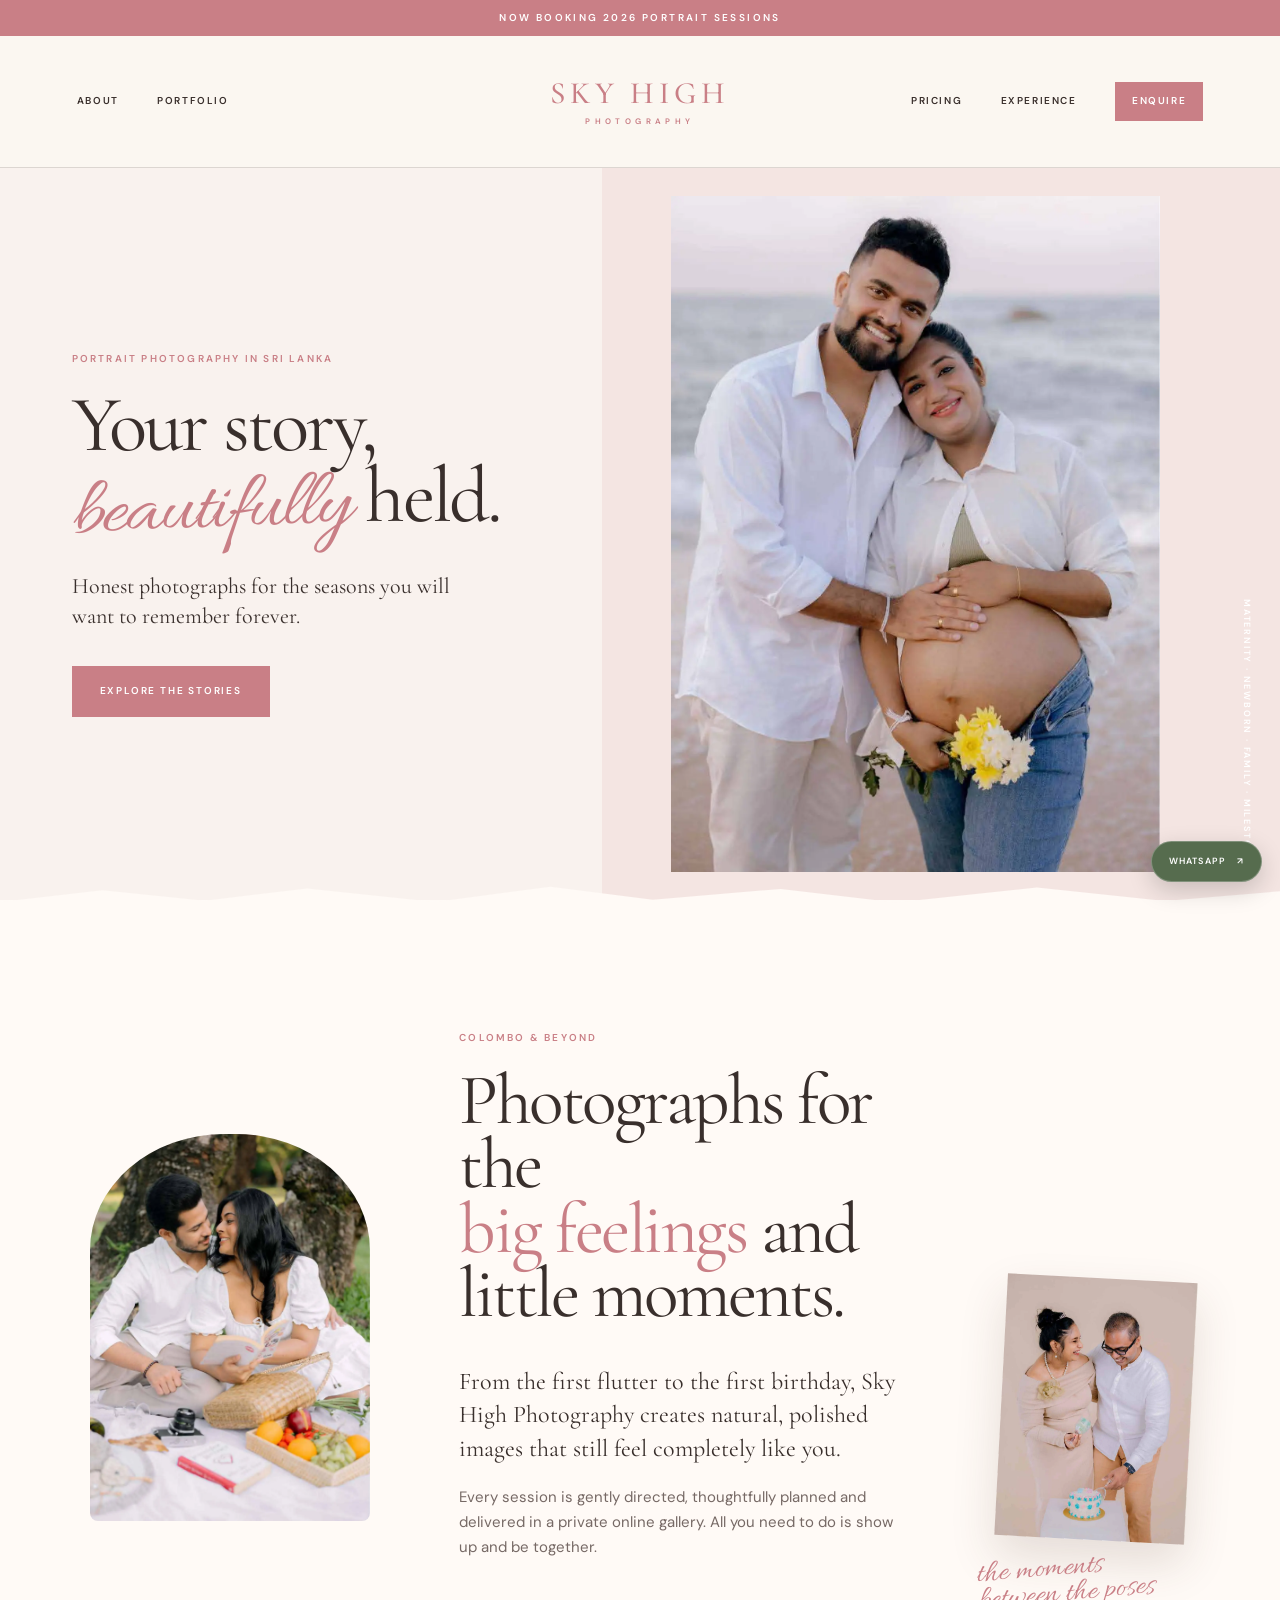
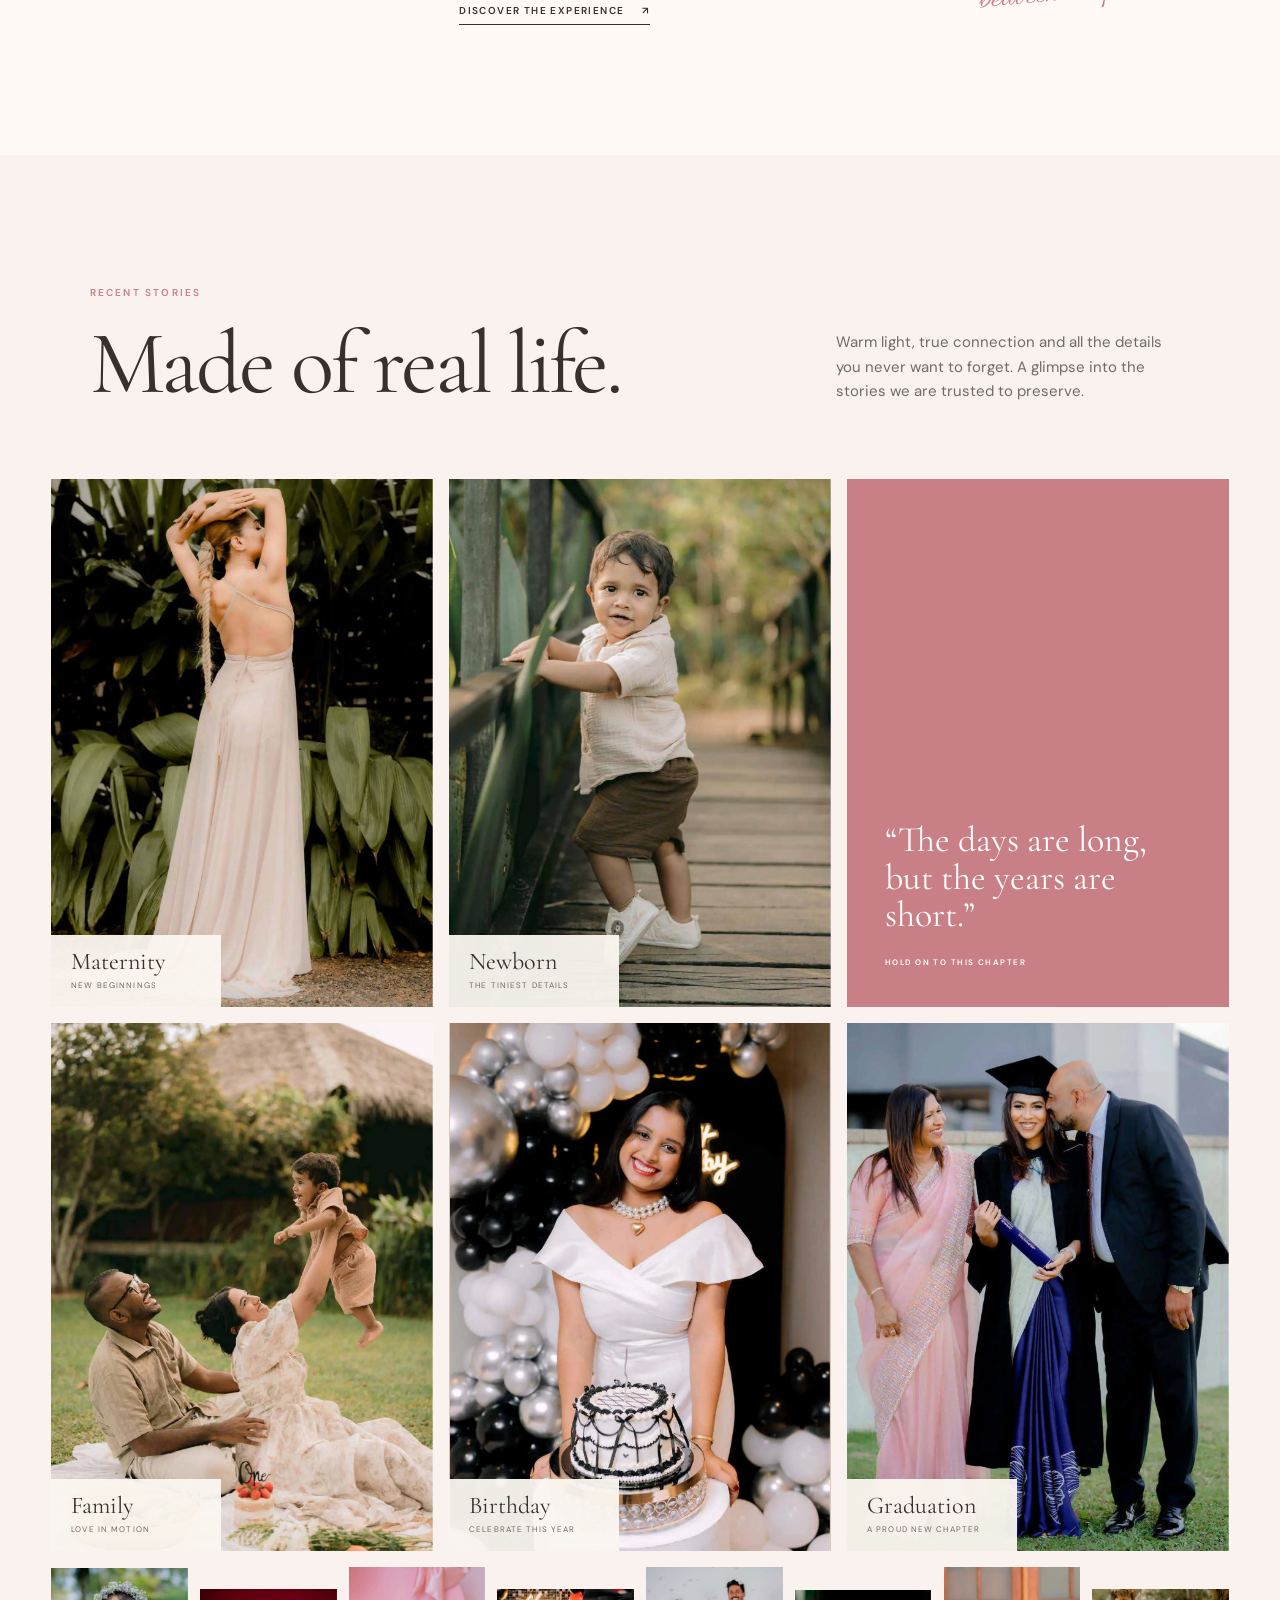
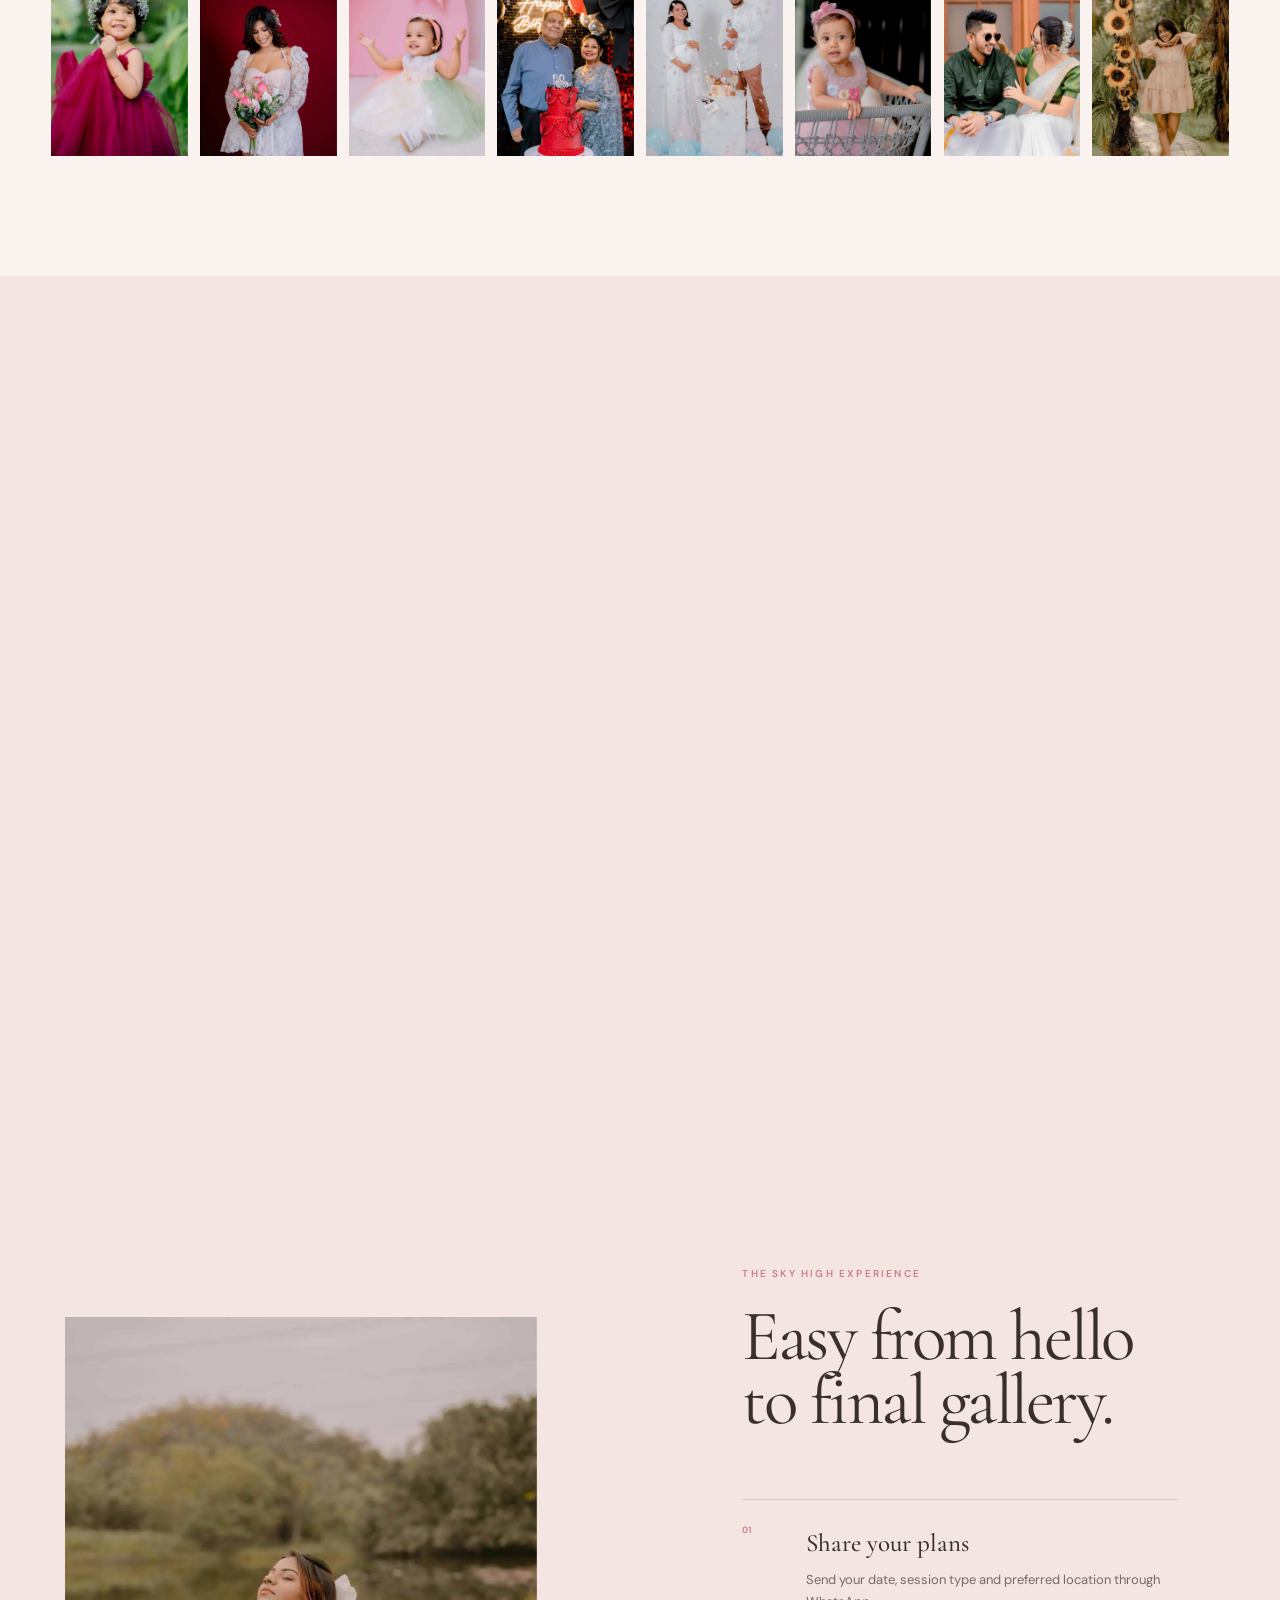
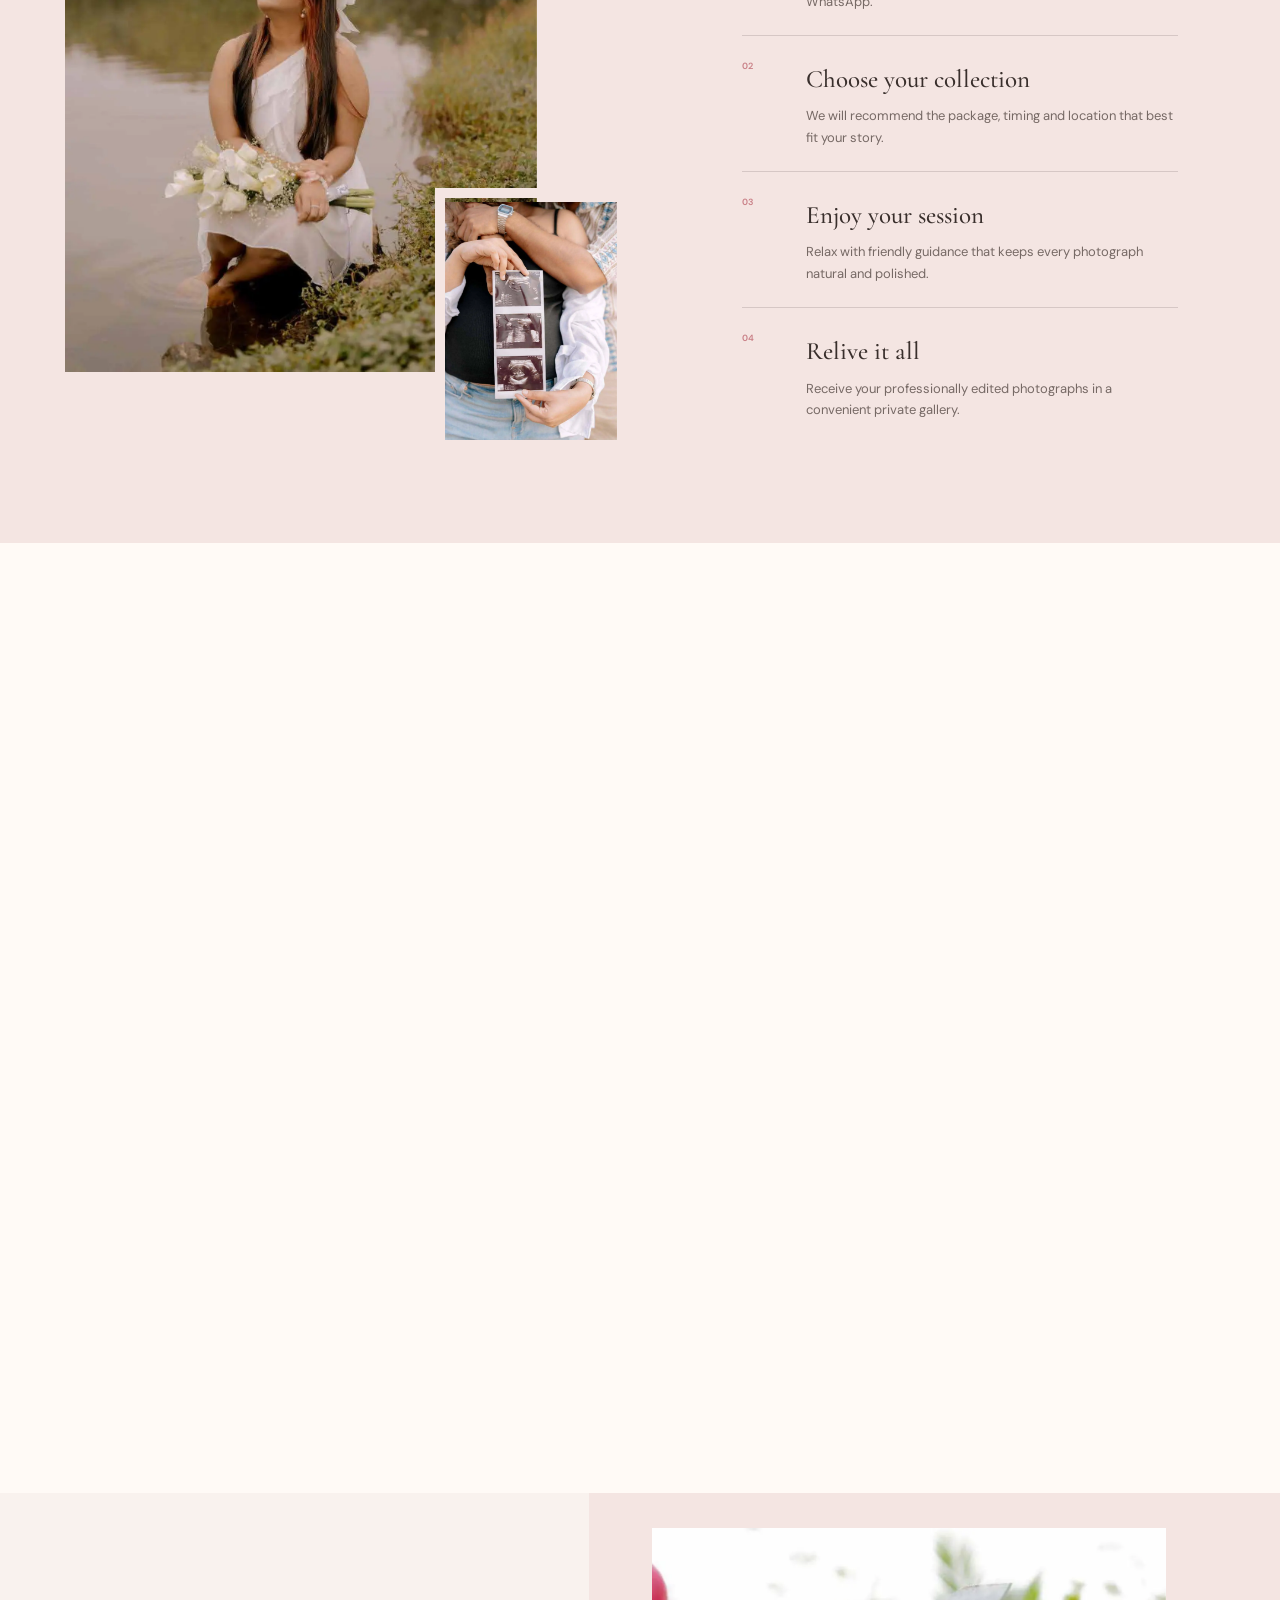
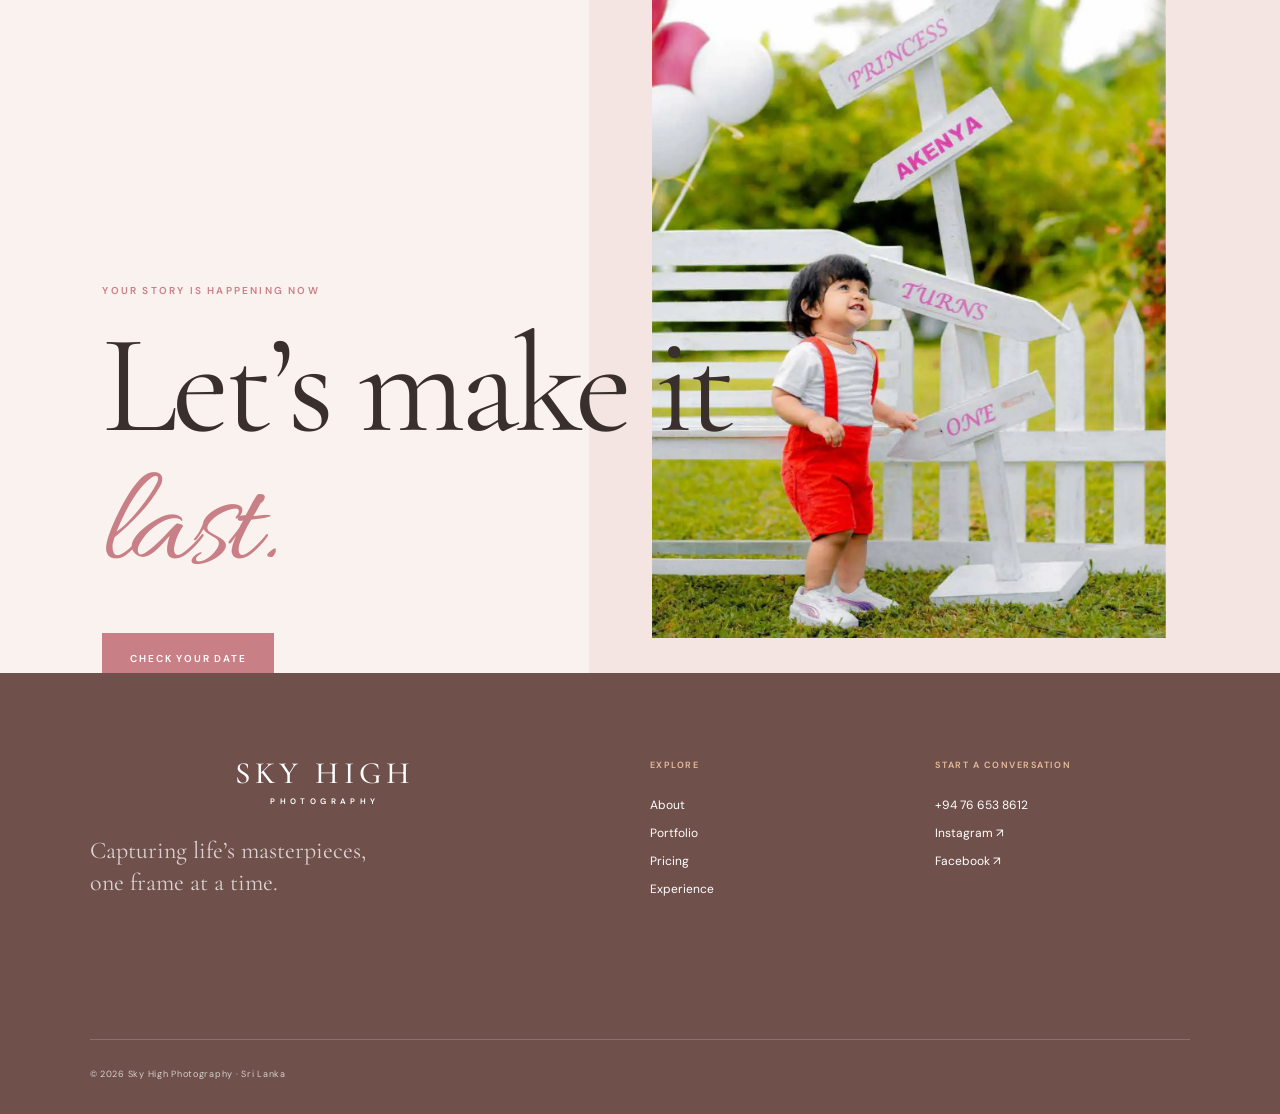
<file: index.html>
<!doctype html>
<html lang="en">
<head>
  <meta charset="UTF-8">
  <meta name="viewport" content="width=device-width, initial-scale=1.0">
  <meta name="description" content="Sky High Photography creates warm maternity, newborn, baby, family, birthday and graduation photographs across Sri Lanka.">
  <meta name="theme-color" content="#c97f86">
  <title>Sky High Photography | Sri Lanka Portrait Photographer</title>
  <link rel="preconnect" href="https://fonts.googleapis.com">
  <link rel="preconnect" href="https://fonts.gstatic.com" crossorigin>
  <link href="https://fonts.googleapis.com/css2?family=Allura&family=Cormorant+Garamond:ital,wght@0,400;0,500;0,600;1,400&family=DM+Sans:wght@400;500;600&display=swap" rel="stylesheet">
  <link rel="stylesheet" href="styles.css?v=8">
</head>
<body>
  <a class="skip-link" href="#main">Skip to content</a>
  <div class="announcement">Now booking 2026 portrait sessions</div>

  <header class="site-header" data-header>
    <nav class="nav-group nav-left" aria-label="Primary navigation">
      <a href="#about">About</a>
      <a href="#portfolio">Portfolio</a>
    </nav>
    <a class="brand" href="#top" aria-label="Sky High Photography home">
      <span>SKY HIGH</span>
      <small>PHOTOGRAPHY</small>
    </a>
    <nav class="nav-group nav-right" aria-label="Secondary navigation">
      <a href="pricing.html">Pricing</a>
      <a href="#experience">Experience</a>
      <a class="nav-enquire" href="https://wa.me/94766538612?text=Hi%20Sky%20High%20Photography%2C%20I%27d%20like%20to%20check%20your%20availability." target="_blank" rel="noopener">Enquire</a>
    </nav>
    <button class="menu-toggle" type="button" aria-expanded="false" aria-controls="mobile-menu" aria-label="Open menu">
      <span></span><span></span>
    </button>
    <nav class="mobile-menu" id="mobile-menu" aria-label="Mobile navigation">
      <a href="#about">About</a>
      <a href="#portfolio">Portfolio</a>
      <a href="pricing.html">Pricing</a>
      <a href="#experience">Experience</a>
      <a href="https://wa.me/94766538612?text=Hi%20Sky%20High%20Photography%2C%20I%27d%20like%20to%20check%20your%20availability." target="_blank" rel="noopener">Check availability</a>
    </nav>
  </header>

  <main id="main">
    <section class="hero" id="top">
      <img class="hero-photo" src="assets/photos/photo-51.webp" alt="Expecting couple sharing a quiet outdoor moment" fetchpriority="high">
      <div class="hero-shade"></div>
      <div class="hero-copy reveal">
        <p class="eyebrow light">Portrait photography in Sri Lanka</p>
        <h1>Your story,<br><em>beautifully</em> held.</h1>
        <p>Honest photographs for the seasons you will want to remember forever.</p>
        <a class="button button-light" href="#portfolio">Explore the stories</a>
      </div>
      <p class="hero-note">Maternity · Newborn · Family · Milestones</p>
    </section>

    <section class="welcome section" id="about">
      <div class="welcome-portrait reveal">
        <img src="assets/photos/photo-28.webp" alt="Family enjoying a relaxed outdoor picnic">
      </div>
      <div class="welcome-copy reveal">
        <p class="eyebrow">Colombo & beyond</p>
        <h2>Photographs for the<br><span>big feelings</span> and little moments.</h2>
        <p class="lead">From the first flutter to the first birthday, Sky High Photography creates natural, polished images that still feel completely like you.</p>
        <p>Every session is gently directed, thoughtfully planned and delivered in a private online gallery. All you need to do is show up and be together.</p>
        <a class="text-link" href="#experience">Discover the experience <span>↗</span></a>
      </div>
      <div class="welcome-stack reveal" aria-hidden="true">
        <img src="assets/photos/photo-45.webp" alt="">
        <span>the moments<br>between the poses</span>
      </div>
    </section>

    <section class="portfolio" id="portfolio">
      <div class="portfolio-heading section reveal">
        <div>
          <p class="eyebrow">Recent stories</p>
          <h2>Made of real life.</h2>
        </div>
        <p>Warm light, true connection and all the details you never want to forget. A glimpse into the stories we are trusted to preserve.</p>
      </div>

      <div class="story-grid" id="story-gallery">
        <figure class="story story-tall reveal">
          <img src="assets/photos/photo-02.webp" alt="Elegant outdoor maternity portrait" loading="lazy">
          <figcaption><span>Maternity</span><small>New beginnings</small></figcaption>
        </figure>
        <figure class="story reveal">
          <img src="assets/photos/photo-37.webp" alt="Newborn baby resting peacefully" loading="lazy">
          <figcaption><span>Newborn</span><small>The tiniest details</small></figcaption>
        </figure>
        <div class="story-quote reveal">
          <p>“The days are long,<br>but the years are short.”</p>
          <span>Hold on to this chapter</span>
        </div>
        <figure class="story story-wide reveal">
          <img src="assets/photos/photo-31.webp" alt="Parents playing with their child outdoors" loading="lazy">
          <figcaption><span>Family</span><small>Love in motion</small></figcaption>
        </figure>
        <figure class="story reveal">
          <img src="assets/photos/photo-06.webp" alt="Birthday portrait with an elegant cake" loading="lazy">
          <figcaption><span>Birthday</span><small>Celebrate this year</small></figcaption>
        </figure>
        <figure class="story story-tall reveal">
          <img src="assets/photos/photo-29.webp" alt="Graduate celebrating with her parents" loading="lazy">
          <figcaption><span>Graduation</span><small>A proud new chapter</small></figcaption>
        </figure>
      </div>

      <div class="carousel-nav" data-carousel-nav data-carousel-target="story-gallery">
        <span><strong data-carousel-current>01</strong> / <span data-carousel-total>06</span></span>
        <p>Swipe through the stories</p>
        <div>
          <button type="button" data-carousel-prev aria-label="Previous story">&#8592;</button>
          <button type="button" data-carousel-next aria-label="Next story">&#8594;</button>
        </div>
      </div>

      <div class="filmstrip" id="more-gallery" aria-label="More photographs">
        <img src="assets/photos/photo-01.webp" alt="Child portrait" loading="lazy">
        <img src="assets/photos/photo-19.webp" alt="Maternity portrait" loading="lazy">
        <img src="assets/photos/photo-24.webp" alt="Baby milestone portrait" loading="lazy">
        <img src="assets/photos/photo-07.webp" alt="Birthday celebration" loading="lazy">
        <img src="assets/photos/photo-47.webp" alt="Expecting mother holding ultrasound photographs" loading="lazy">
        <img src="assets/photos/photo-33.webp" alt="Third birthday portrait" loading="lazy">
        <img src="assets/photos/photo-30.webp" alt="Couple portrait" loading="lazy">
        <img src="assets/photos/photo-16.webp" alt="Child photographed among sunflowers" loading="lazy">
      </div>
      <div class="carousel-nav carousel-nav-small" data-carousel-nav data-carousel-target="more-gallery">
        <span><strong data-carousel-current>01</strong> / <span data-carousel-total>08</span></span>
        <p>More moments</p>
        <div>
          <button type="button" data-carousel-prev aria-label="Previous photograph">&#8592;</button>
          <button type="button" data-carousel-next aria-label="Next photograph">&#8594;</button>
        </div>
      </div>
    </section>

    <section class="pricing-preview section">
      <div class="pricing-preview-copy reveal">
        <p class="eyebrow">Simple, transparent pricing</p>
        <h2>Find the session<br>that fits <em>your story.</em></h2>
        <p>Explore maternity, newborn, family, birthday and graduation sessions on a dedicated pricing page. Compare collections or use the quick package finder.</p>
        <a class="button button-light" href="pricing.html">Explore pricing</a>
      </div>
      <div class="pricing-preview-images reveal">
        <img src="assets/photos/photo-38.webp" alt="Newborn portrait session" loading="lazy">
        <img src="assets/photos/photo-09.webp" alt="Birthday portrait session" loading="lazy">
        <span>from LKR<br><strong>10,000</strong></span>
      </div>
    </section>

    <section class="experience" id="experience">
      <div class="experience-photo reveal">
        <img src="assets/photos/photo-22.webp" alt="Relaxed outdoor portrait session" loading="lazy">
        <img class="experience-small" src="assets/photos/photo-48.webp" alt="Couple holding their ultrasound photograph" loading="lazy">
      </div>
      <div class="experience-copy reveal">
        <p class="eyebrow">The Sky High experience</p>
        <h2>Easy from hello<br>to final gallery.</h2>
        <ol>
          <li><span>01</span><div><h3>Share your plans</h3><p>Send your date, session type and preferred location through WhatsApp.</p></div></li>
          <li><span>02</span><div><h3>Choose your collection</h3><p>We will recommend the package, timing and location that best fit your story.</p></div></li>
          <li><span>03</span><div><h3>Enjoy your session</h3><p>Relax with friendly guidance that keeps every photograph natural and polished.</p></div></li>
          <li><span>04</span><div><h3>Relive it all</h3><p>Receive your professionally edited photographs in a convenient private gallery.</p></div></li>
        </ol>
      </div>
    </section>

    <section class="promise section">
      <div class="promise-copy reveal">
        <p class="eyebrow">More than a photograph</p>
        <h2>Images that feel<br>like <em>you.</em></h2>
        <p>Beautiful does not have to mean stiff. Our approach leaves room for movement, laughter, small hands, proud parents and the unexpected moments that often become the favourites.</p>
        <a class="text-link" href="https://www.instagram.com/sky_high_photography/" target="_blank" rel="noopener">Follow the latest stories <span>↗</span></a>
      </div>
      <div class="promise-collage reveal">
        <img class="promise-main" src="assets/photos/photo-25.webp" alt="Couple enjoying a relaxed portrait moment" loading="lazy">
        <img class="promise-overlap" src="assets/photos/photo-36.webp" alt="Baby first birthday portrait" loading="lazy">
        <span>honest<br>& artful</span>
      </div>
    </section>

    <section class="final-cta">
      <img src="assets/photos/photo-52.webp" alt="Child celebrating an outdoor milestone" loading="lazy">
      <div class="final-shade"></div>
      <div class="final-copy reveal">
        <p class="eyebrow light">Your story is happening now</p>
        <h2>Let’s make it<br><em>last.</em></h2>
        <a class="button button-light" href="https://wa.me/94766538612?text=Hi%20Sky%20High%20Photography%2C%20I%27d%20like%20to%20check%20your%20availability." target="_blank" rel="noopener">Check your date</a>
      </div>
    </section>
  </main>

  <footer>
    <div class="footer-brand">
      <a class="brand brand-light" href="#top"><span>SKY HIGH</span><small>PHOTOGRAPHY</small></a>
      <p>Capturing life’s masterpieces,<br>one frame at a time.</p>
    </div>
    <div class="footer-nav">
      <p>Explore</p>
      <a href="#about">About</a><a href="#portfolio">Portfolio</a><a href="pricing.html">Pricing</a><a href="#experience">Experience</a>
    </div>
    <div class="footer-contact">
      <p>Start a conversation</p>
      <a href="tel:+94766538612">+94 76 653 8612</a>
      <a href="https://www.instagram.com/sky_high_photography/" target="_blank" rel="noopener">Instagram ↗</a>
      <a href="https://www.facebook.com/skyhighphotographycolombo/" target="_blank" rel="noopener">Facebook ↗</a>
    </div>
    <small>© 2026 Sky High Photography · Sri Lanka</small>
  </footer>

  <a class="whatsapp-float" href="https://wa.me/94766538612?text=Hi%20Sky%20High%20Photography%2C%20I%27d%20like%20to%20check%20your%20availability." target="_blank" rel="noopener" aria-label="Chat with Sky High Photography on WhatsApp">WhatsApp <span>↗</span></a>
  <script src="script.js?v=4"></script>
</body>
</html>
</file>
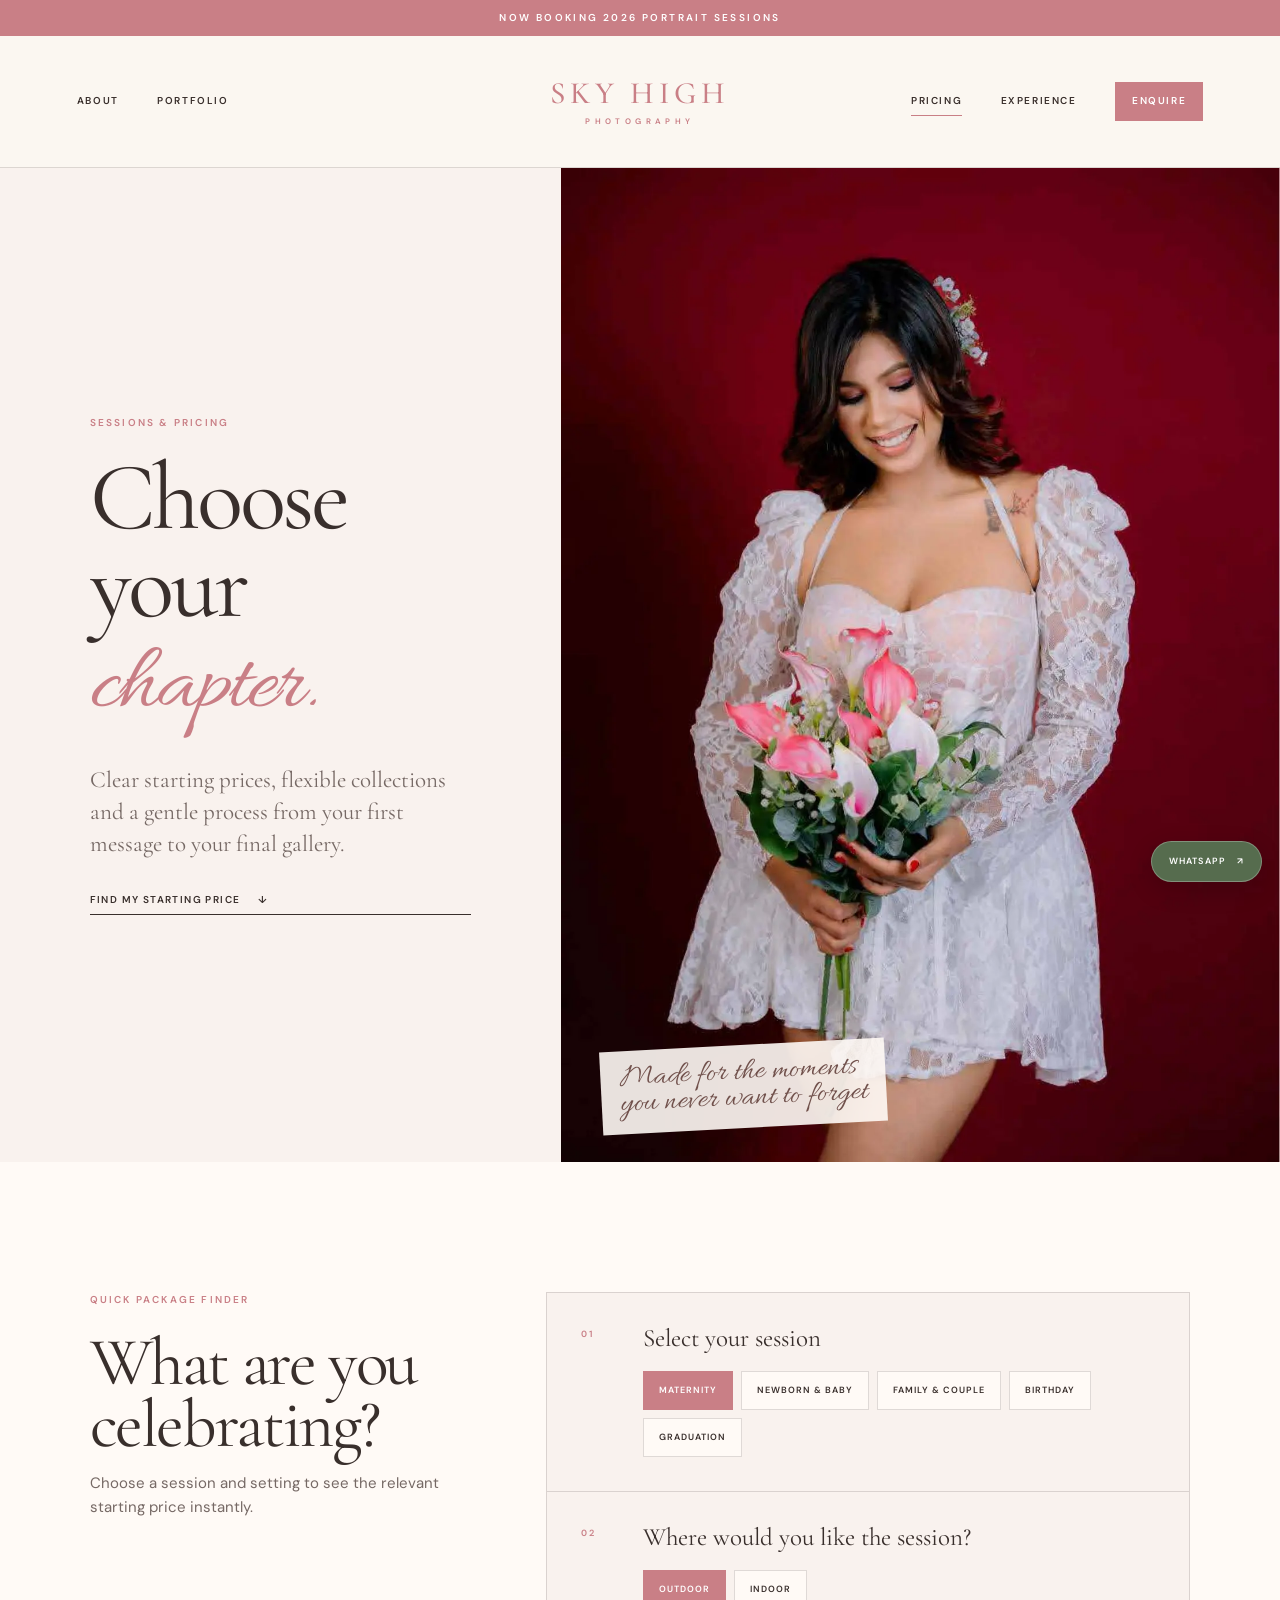
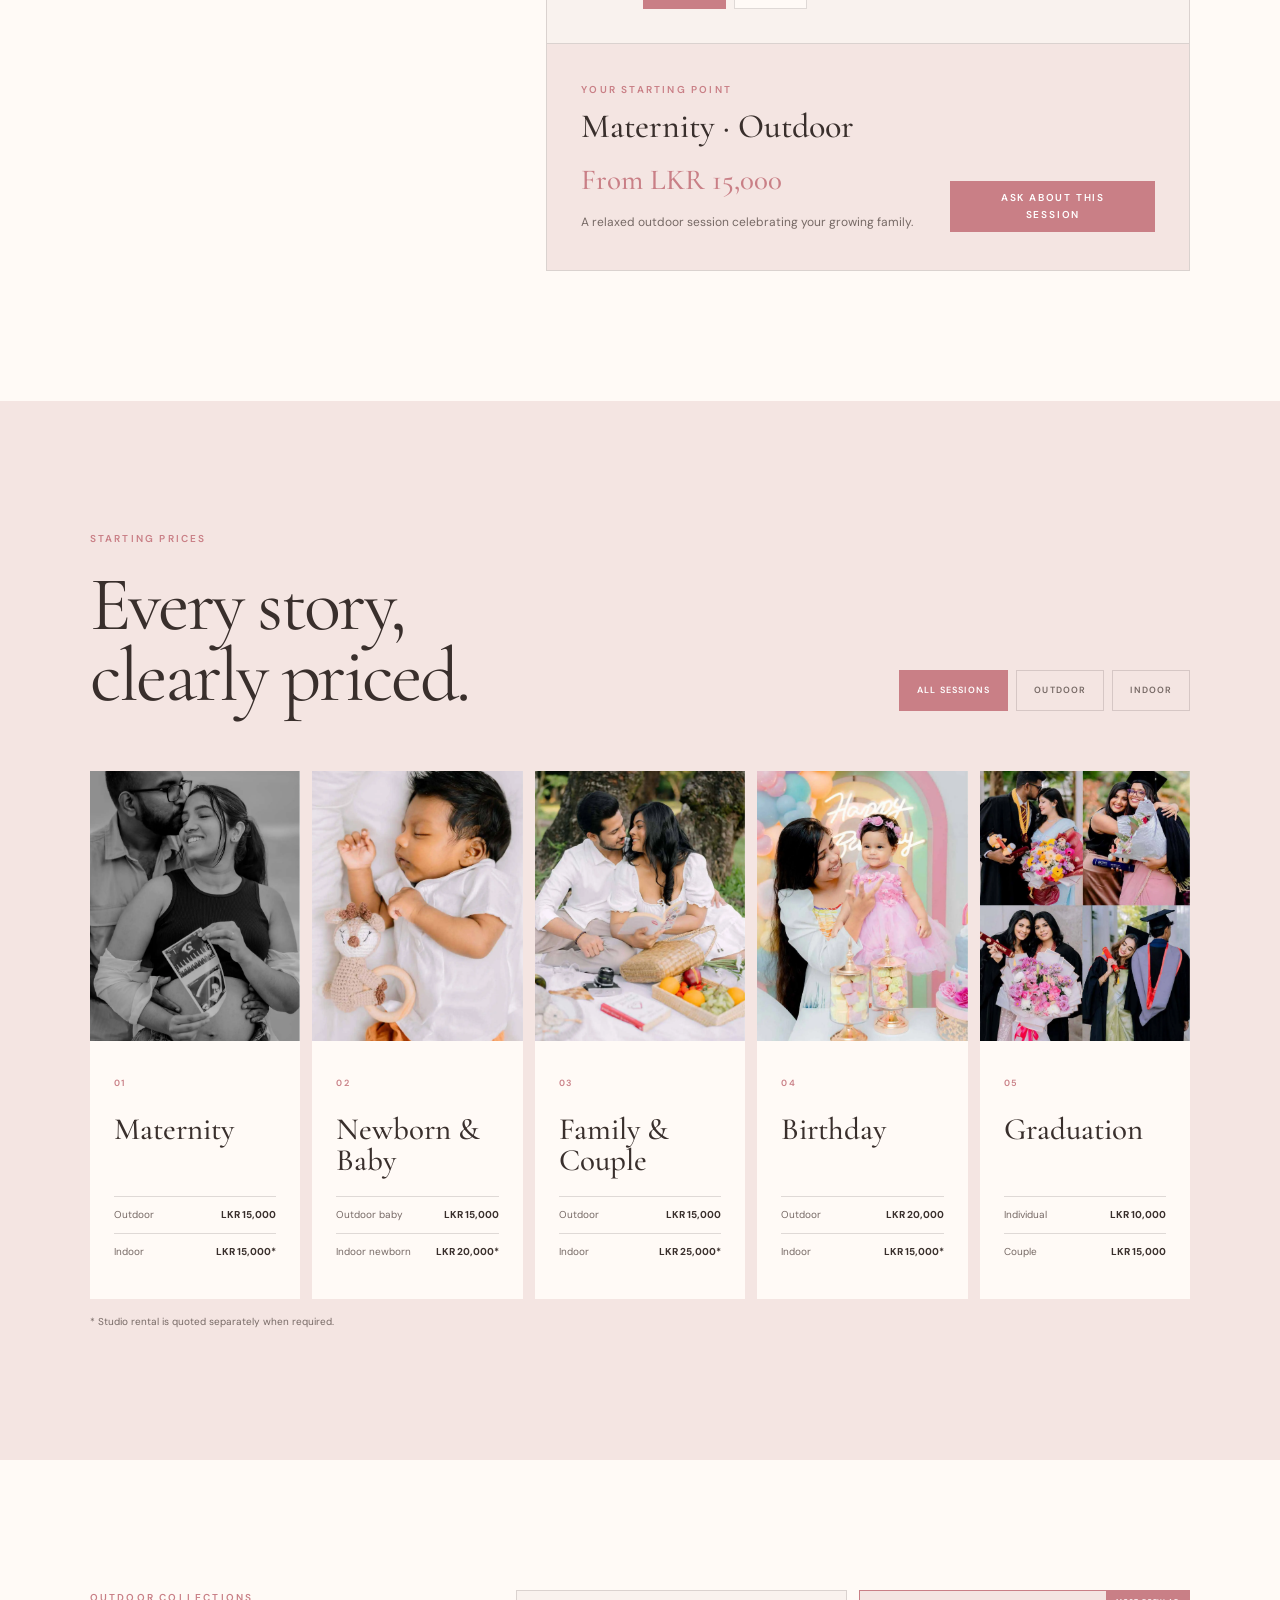
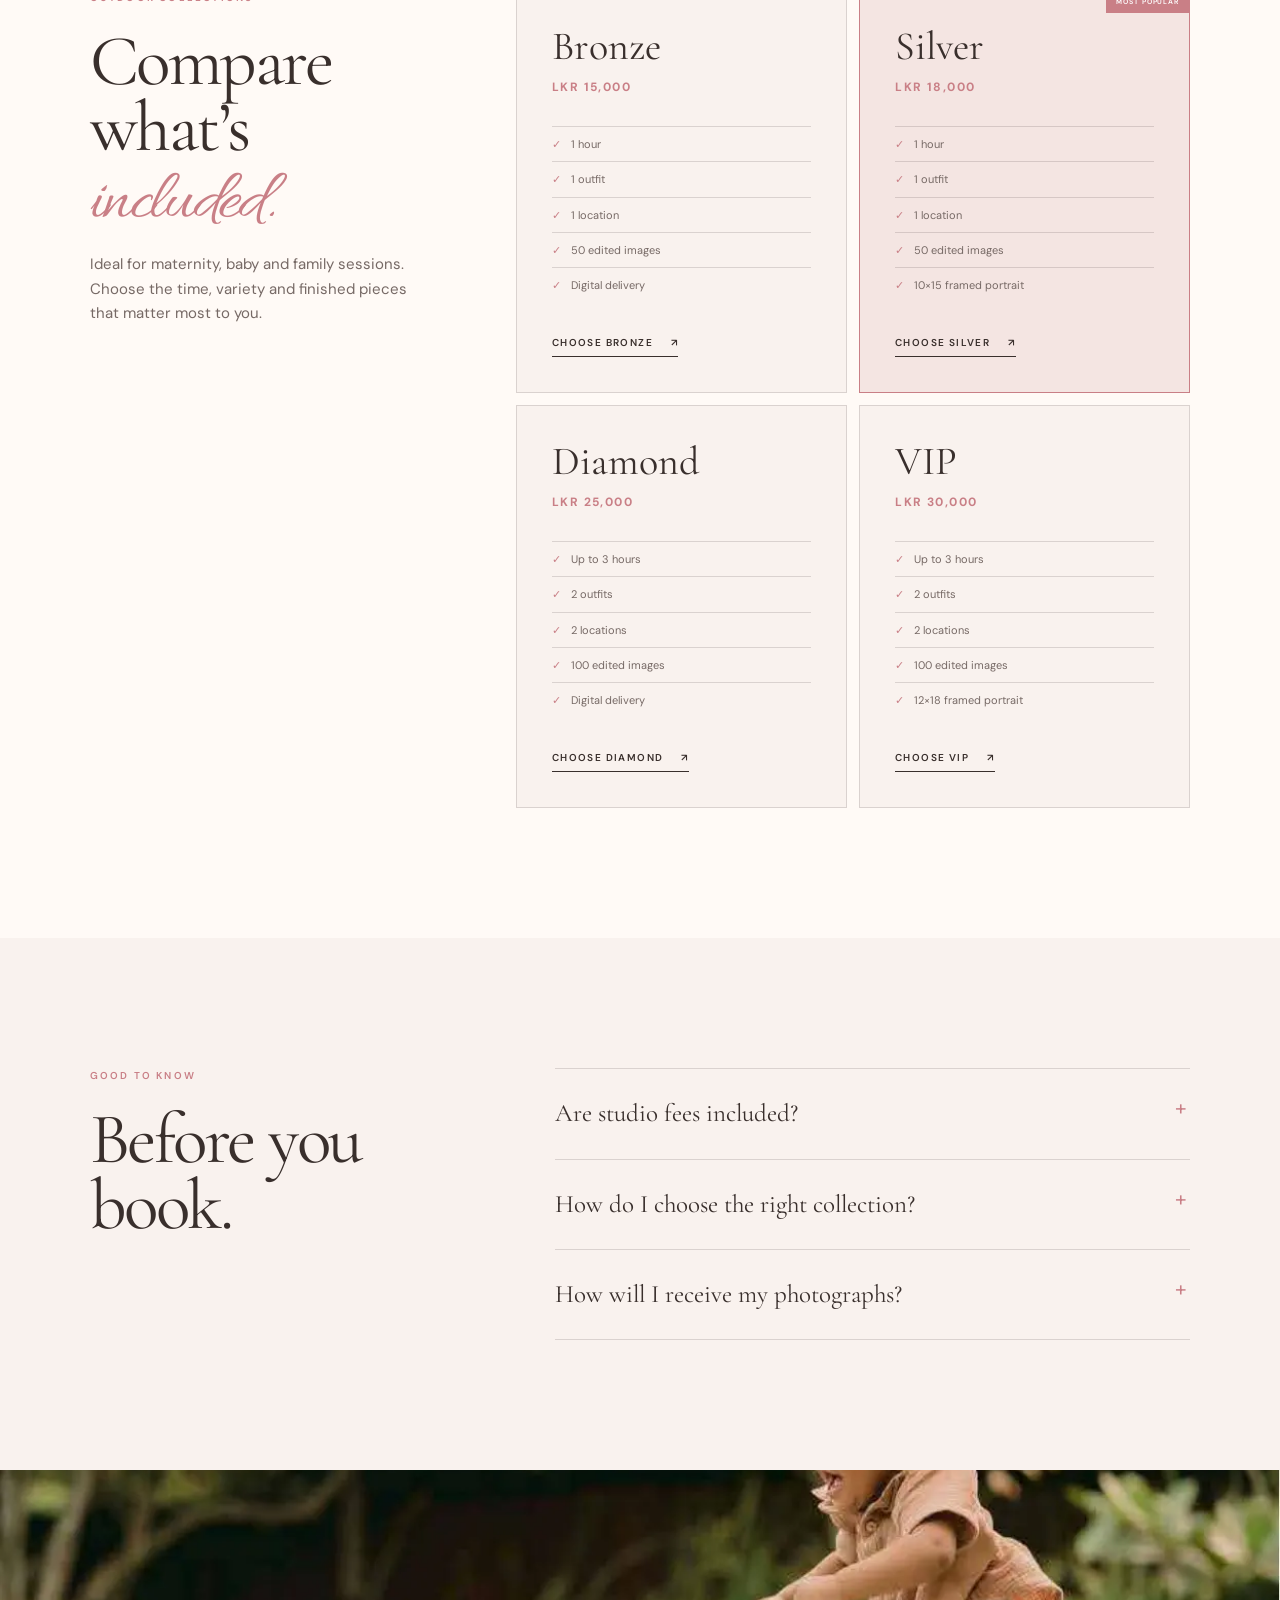
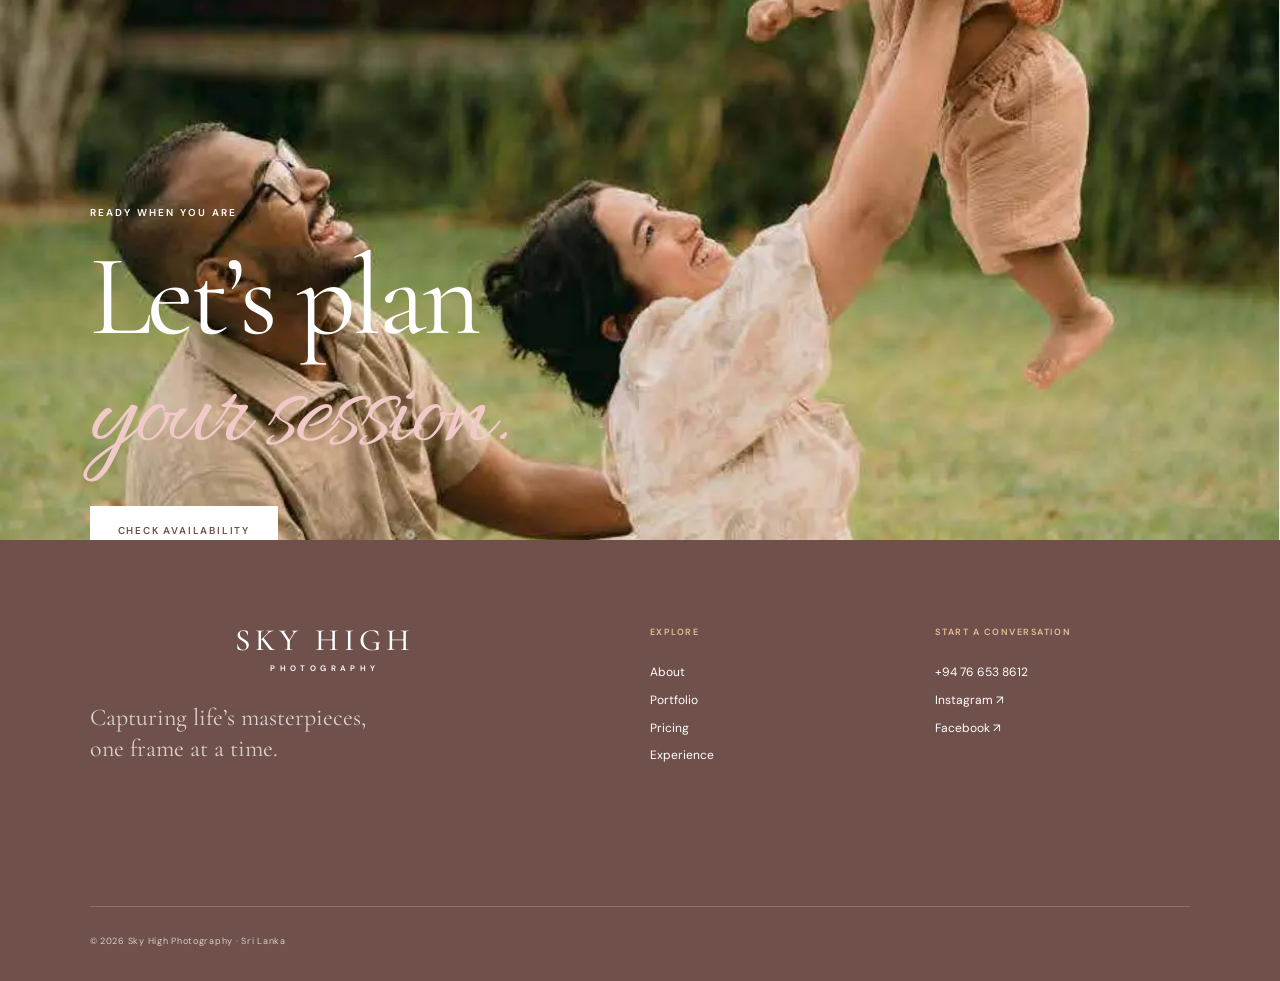
<file: pricing.html>
<!doctype html>
<html lang="en">
<head>
  <meta charset="UTF-8">
  <meta name="viewport" content="width=device-width, initial-scale=1.0">
  <meta name="description" content="Compare Sky High Photography maternity, newborn, baby, family, birthday and graduation session prices in Sri Lanka.">
  <meta name="theme-color" content="#c97f86">
  <title>Sessions & Pricing | Sky High Photography</title>
  <link rel="preconnect" href="https://fonts.googleapis.com">
  <link rel="preconnect" href="https://fonts.gstatic.com" crossorigin>
  <link href="https://fonts.googleapis.com/css2?family=Allura&family=Cormorant+Garamond:ital,wght@0,400;0,500;0,600;1,400&family=DM+Sans:wght@400;500;600&display=swap" rel="stylesheet">
  <link rel="stylesheet" href="styles.css?v=8">
</head>
<body class="pricing-page">
  <a class="skip-link" href="#main">Skip to content</a>
  <div class="announcement">Now booking 2026 portrait sessions</div>

  <header class="site-header" data-header>
    <nav class="nav-group nav-left" aria-label="Primary navigation">
      <a href="index.html#about">About</a>
      <a href="index.html#portfolio">Portfolio</a>
    </nav>
    <a class="brand" href="index.html" aria-label="Sky High Photography home">
      <span>SKY HIGH</span>
      <small>PHOTOGRAPHY</small>
    </a>
    <nav class="nav-group nav-right" aria-label="Secondary navigation">
      <a class="active" href="pricing.html" aria-current="page">Pricing</a>
      <a href="index.html#experience">Experience</a>
      <a class="nav-enquire" href="https://wa.me/94766538612?text=Hi%20Sky%20High%20Photography%2C%20I%27d%20like%20to%20check%20your%20availability." target="_blank" rel="noopener">Enquire</a>
    </nav>
    <button class="menu-toggle" type="button" aria-expanded="false" aria-controls="mobile-menu" aria-label="Open menu">
      <span></span><span></span>
    </button>
    <nav class="mobile-menu" id="mobile-menu" aria-label="Mobile navigation">
      <a href="index.html#about">About</a>
      <a href="index.html#portfolio">Portfolio</a>
      <a href="pricing.html" aria-current="page">Pricing</a>
      <a href="index.html#experience">Experience</a>
      <a href="https://wa.me/94766538612?text=Hi%20Sky%20High%20Photography%2C%20I%27d%20like%20to%20check%20your%20availability." target="_blank" rel="noopener">Check availability</a>
    </nav>
  </header>

  <main id="main">
    <section class="pricing-hero">
      <div class="pricing-hero-copy reveal">
        <p class="eyebrow">Sessions & pricing</p>
        <h1>Choose your<br><em>chapter.</em></h1>
        <p>Clear starting prices, flexible collections and a gentle process from your first message to your final gallery.</p>
        <a class="text-link" href="#package-finder">Find my starting price <span>↓</span></a>
      </div>
      <div class="pricing-hero-image">
        <img src="assets/photos/photo-19.webp" alt="Elegant outdoor maternity portrait" fetchpriority="high">
        <span>Made for the moments<br>you never want to forget</span>
      </div>
    </section>

    <section class="package-finder section" id="package-finder">
      <div class="finder-heading reveal">
        <p class="eyebrow">Quick package finder</p>
        <h2>What are you<br>celebrating?</h2>
        <p>Choose a session and setting to see the relevant starting price instantly.</p>
      </div>

      <div class="finder-panel reveal" data-pricing-finder>
        <div class="finder-step">
          <span class="finder-step-number">01</span>
          <div>
            <p class="finder-question">Select your session</p>
            <div class="choice-row" role="group" aria-label="Select a photography session">
              <button class="choice active" type="button" data-session-choice="maternity" aria-pressed="true">Maternity</button>
              <button class="choice" type="button" data-session-choice="newborn" aria-pressed="false">Newborn & baby</button>
              <button class="choice" type="button" data-session-choice="family" aria-pressed="false">Family & couple</button>
              <button class="choice" type="button" data-session-choice="birthday" aria-pressed="false">Birthday</button>
              <button class="choice" type="button" data-session-choice="graduation" aria-pressed="false">Graduation</button>
            </div>
          </div>
        </div>

        <div class="finder-step">
          <span class="finder-step-number">02</span>
          <div>
            <p class="finder-question" data-setting-question>Where would you like the session?</p>
            <div class="choice-row compact" role="group" aria-label="Select a session setting">
              <button class="choice active" type="button" data-setting-choice="outdoor" aria-pressed="true">Outdoor</button>
              <button class="choice" type="button" data-setting-choice="indoor" aria-pressed="false">Indoor</button>
            </div>
          </div>
        </div>

        <div class="finder-result" aria-live="polite">
          <div>
            <p class="eyebrow">Your starting point</p>
            <h3 data-result-title>Maternity · Outdoor</h3>
            <strong data-result-price>From LKR 15,000</strong>
            <p data-result-note>A relaxed outdoor session celebrating your growing family.</p>
          </div>
          <a class="button button-light" data-result-link href="https://wa.me/94766538612?text=Hi%20Sky%20High%20Photography%2C%20I%27m%20interested%20in%20an%20outdoor%20maternity%20session." target="_blank" rel="noopener">Ask about this session</a>
        </div>
      </div>
    </section>

    <section class="all-sessions section" id="all-sessions">
      <div class="all-sessions-heading reveal">
        <div>
          <p class="eyebrow">Starting prices</p>
          <h2>Every story,<br>clearly priced.</h2>
        </div>
        <div class="pricing-filters" role="group" aria-label="Filter session prices">
          <button class="pricing-filter active" type="button" data-price-filter="all" aria-pressed="true">All sessions</button>
          <button class="pricing-filter" type="button" data-price-filter="outdoor" aria-pressed="false">Outdoor</button>
          <button class="pricing-filter" type="button" data-price-filter="indoor" aria-pressed="false">Indoor</button>
        </div>
      </div>

      <div class="pricing-session-grid">
        <article class="pricing-session-card reveal" data-price-kind="outdoor indoor">
          <img src="assets/photos/photo-49.webp" alt="Maternity photography session" loading="lazy">
          <div><span>01</span><h3>Maternity</h3><p data-price-line="outdoor">Outdoor <strong>LKR 15,000</strong></p><p data-price-line="indoor">Indoor <strong>LKR 15,000*</strong></p></div>
        </article>
        <article class="pricing-session-card reveal" data-price-kind="outdoor indoor">
          <img src="assets/photos/photo-38.webp" alt="Newborn and baby photography session" loading="lazy">
          <div><span>02</span><h3>Newborn & Baby</h3><p data-price-line="outdoor">Outdoor baby <strong>LKR 15,000</strong></p><p data-price-line="indoor">Indoor newborn <strong>LKR 20,000*</strong></p></div>
        </article>
        <article class="pricing-session-card reveal" data-price-kind="outdoor indoor">
          <img src="assets/photos/photo-28.webp" alt="Family and couple photography session" loading="lazy">
          <div><span>03</span><h3>Family & Couple</h3><p data-price-line="outdoor">Outdoor <strong>LKR 15,000</strong></p><p data-price-line="indoor">Indoor <strong>LKR 25,000*</strong></p></div>
        </article>
        <article class="pricing-session-card reveal" data-price-kind="outdoor indoor">
          <img src="assets/photos/photo-09.webp" alt="Birthday photography session" loading="lazy">
          <div><span>04</span><h3>Birthday</h3><p data-price-line="outdoor">Outdoor <strong>LKR 20,000</strong></p><p data-price-line="indoor">Indoor <strong>LKR 15,000*</strong></p></div>
        </article>
        <article class="pricing-session-card reveal" data-price-kind="graduation">
          <img src="assets/photos/photo-04.webp" alt="Graduation photography session" loading="lazy">
          <div><span>05</span><h3>Graduation</h3><p data-price-line="graduation">Individual <strong>LKR 10,000</strong></p><p data-price-line="graduation">Couple <strong>LKR 15,000</strong></p></div>
        </article>
      </div>
      <p class="studio-note">* Studio rental is quoted separately when required.</p>
    </section>

    <section class="collection-compare section">
      <div class="collection-heading reveal">
        <p class="eyebrow">Outdoor collections</p>
        <h2>Compare what’s<br><em>included.</em></h2>
        <p>Ideal for maternity, baby and family sessions. Choose the time, variety and finished pieces that matter most to you.</p>
      </div>
      <div class="collection-grid">
        <article class="collection-card reveal">
          <p class="collection-name">Bronze</p><strong>LKR 15,000</strong>
          <ul><li>1 hour</li><li>1 outfit</li><li>1 location</li><li>50 edited images</li><li>Digital delivery</li></ul>
          <a class="text-link" href="https://wa.me/94766538612?text=Hi%20Sky%20High%20Photography%2C%20I%27m%20interested%20in%20the%20Bronze%20collection." target="_blank" rel="noopener">Choose Bronze <span>↗</span></a>
        </article>
        <article class="collection-card featured reveal">
          <p class="popular">Most popular</p><p class="collection-name">Silver</p><strong>LKR 18,000</strong>
          <ul><li>1 hour</li><li>1 outfit</li><li>1 location</li><li>50 edited images</li><li>10×15 framed portrait</li></ul>
          <a class="text-link" href="https://wa.me/94766538612?text=Hi%20Sky%20High%20Photography%2C%20I%27m%20interested%20in%20the%20Silver%20collection." target="_blank" rel="noopener">Choose Silver <span>↗</span></a>
        </article>
        <article class="collection-card reveal">
          <p class="collection-name">Diamond</p><strong>LKR 25,000</strong>
          <ul><li>Up to 3 hours</li><li>2 outfits</li><li>2 locations</li><li>100 edited images</li><li>Digital delivery</li></ul>
          <a class="text-link" href="https://wa.me/94766538612?text=Hi%20Sky%20High%20Photography%2C%20I%27m%20interested%20in%20the%20Diamond%20collection." target="_blank" rel="noopener">Choose Diamond <span>↗</span></a>
        </article>
        <article class="collection-card reveal">
          <p class="collection-name">VIP</p><strong>LKR 30,000</strong>
          <ul><li>Up to 3 hours</li><li>2 outfits</li><li>2 locations</li><li>100 edited images</li><li>12×18 framed portrait</li></ul>
          <a class="text-link" href="https://wa.me/94766538612?text=Hi%20Sky%20High%20Photography%2C%20I%27m%20interested%20in%20the%20VIP%20collection." target="_blank" rel="noopener">Choose VIP <span>↗</span></a>
        </article>
      </div>
    </section>

    <section class="pricing-faq section">
      <div class="pricing-faq-heading reveal"><p class="eyebrow">Good to know</p><h2>Before you book.</h2></div>
      <div class="faq-list reveal">
        <details><summary>Are studio fees included?</summary><p>Studio rental is quoted separately when an indoor location is required. You will receive the full total before confirming your booking.</p></details>
        <details><summary>How do I choose the right collection?</summary><p>Tell us the session type, preferred date, location and the photographs you hope to create. We will recommend the most suitable option.</p></details>
        <details><summary>How will I receive my photographs?</summary><p>Your professionally edited images are delivered digitally in a convenient private gallery. Framed portraits are included only where stated.</p></details>
      </div>
    </section>

    <section class="pricing-final-cta">
      <img src="assets/photos/photo-31.webp" alt="Family enjoying a playful outdoor photography session" loading="lazy">
      <div class="final-shade"></div>
      <div class="pricing-final-copy reveal">
        <p class="eyebrow light">Ready when you are</p>
        <h2>Let’s plan<br><em>your session.</em></h2>
        <a class="button button-light" href="https://wa.me/94766538612?text=Hi%20Sky%20High%20Photography%2C%20I%27d%20like%20to%20check%20your%20availability." target="_blank" rel="noopener">Check availability</a>
      </div>
    </section>
  </main>

  <footer>
    <div class="footer-brand">
      <a class="brand brand-light" href="index.html"><span>SKY HIGH</span><small>PHOTOGRAPHY</small></a>
      <p>Capturing life’s masterpieces,<br>one frame at a time.</p>
    </div>
    <div class="footer-nav">
      <p>Explore</p>
      <a href="index.html#about">About</a><a href="index.html#portfolio">Portfolio</a><a href="pricing.html">Pricing</a><a href="index.html#experience">Experience</a>
    </div>
    <div class="footer-contact">
      <p>Start a conversation</p>
      <a href="tel:+94766538612">+94 76 653 8612</a>
      <a href="https://www.instagram.com/sky_high_photography/" target="_blank" rel="noopener">Instagram ↗</a>
      <a href="https://www.facebook.com/skyhighphotographycolombo/" target="_blank" rel="noopener">Facebook ↗</a>
    </div>
    <small>© 2026 Sky High Photography · Sri Lanka</small>
  </footer>

  <a class="whatsapp-float" href="https://wa.me/94766538612?text=Hi%20Sky%20High%20Photography%2C%20I%27d%20like%20to%20check%20your%20availability." target="_blank" rel="noopener" aria-label="Chat with Sky High Photography on WhatsApp">WhatsApp <span>↗</span></a>
  <script src="script.js?v=4"></script>
</body>
</html>
</file>
<file: styles.css>
:root {
  --terracotta: #c97f86;
  --terracotta-deep: #70504b;
  --clay: #d9a29f;
  --gold: #cda27f;
  --ink: #392f2c;
  --muted: #766965;
  --ivory: #fffaf6;
  --paper: #f9f2ee;
  --blush: #f4e5e2;
  --line: rgba(57, 47, 44, .16);
  --serif: "Cormorant Garamond", Georgia, serif;
  --script: "Allura", cursive;
  --sans: "DM Sans", Arial, sans-serif;
}

* { box-sizing: border-box; }
html { scroll-behavior: smooth; scroll-padding-top: 120px; }
body { margin: 0; background: var(--ivory); color: var(--ink); font-family: var(--sans); font-size: 15px; line-height: 1.65; }
body.menu-open { overflow: hidden; }
img { display: block; width: 100%; }
a { color: inherit; text-decoration: none; }
button { color: inherit; font: inherit; }
.skip-link { position: fixed; z-index: 200; top: 10px; left: 10px; transform: translateY(-150%); background: white; padding: 10px 16px; }
.skip-link:focus { transform: none; }
.announcement { height: 36px; display: flex; align-items: center; justify-content: center; background: var(--terracotta); color: white; font-size: 10px; font-weight: 600; letter-spacing: .24em; text-transform: uppercase; }

.site-header { position: sticky; z-index: 80; top: 0; height: 132px; padding: 0 6vw; display: grid; grid-template-columns: 1fr auto 1fr; align-items: center; background: rgba(251, 247, 241, .98); border-bottom: 1px solid var(--line); transition: height .3s ease, box-shadow .3s ease; }
.site-header.sticky { height: 82px; box-shadow: 0 8px 35px rgba(79, 52, 42, .08); }
.nav-group { display: flex; align-items: center; gap: clamp(20px, 3vw, 46px); font-size: 10px; font-weight: 600; letter-spacing: .16em; text-transform: uppercase; }
.nav-right { justify-content: flex-end; }
.nav-group a:not(.nav-enquire) { position: relative; padding: 12px 0; }
.nav-group a:not(.nav-enquire)::after { content: ""; position: absolute; left: 0; bottom: 6px; width: 0; height: 1px; background: var(--terracotta); transition: width .3s ease; }
.nav-group a:hover::after { width: 100%; }
.nav-enquire { padding: 11px 17px; color: white; background: var(--terracotta); }
.brand { width: max-content; text-align: center; line-height: 1; color: var(--terracotta); }
.brand span { display: block; font-family: var(--serif); font-size: 31px; font-weight: 500; letter-spacing: .16em; }
.brand small { display: block; margin-top: 8px; font-size: 8px; font-weight: 600; letter-spacing: .55em; }
.site-header.sticky .brand span { font-size: 25px; }
.menu-toggle, .mobile-menu { display: none; }

.hero { position: relative; height: clamp(650px, calc(100vh - 168px), 780px); overflow: hidden; background: var(--paper); color: var(--ink); }
.hero::after { content: ""; position: absolute; inset: 0 0 0 47%; background: var(--blush); }
.hero-photo { position: absolute; z-index: 1; inset: 28px 3.5vw 28px 50%; width: calc(50% - 7vw); height: calc(100% - 56px); object-fit: contain; object-position: center; }
.hero-shade { display: none; }
.hero-copy { position: absolute; z-index: 2; inset: 0 53% 0 0; padding: clamp(46px, 5.6vw, 105px); display: flex; flex-direction: column; align-items: flex-start; justify-content: center; }
.hero-copy.reveal { opacity: 1; transform: none; }
.eyebrow { margin: 0 0 22px; color: var(--terracotta); font-size: 10px; font-weight: 600; letter-spacing: .22em; text-transform: uppercase; }
.eyebrow.light { color: #fff; }
.hero .eyebrow.light { color: var(--terracotta); }
.hero h1, .welcome h2, .portfolio h2, .sessions h2, .experience h2, .promise h2, .final-cta h2 { margin: 0; font-family: var(--serif); font-weight: 400; line-height: .9; letter-spacing: -.035em; }
.hero h1 { font-size: clamp(66px, 6.2vw, 112px); }
.hero h1 em { display: inline-block; color: var(--terracotta); font-family: var(--script); font-size: 1.05em; font-style: normal; font-weight: 400; transform: translateY(.06em) rotate(-2deg); }
.hero-copy > p:not(.eyebrow) { width: min(420px, 100%); margin: 28px 0 34px; font-family: var(--serif); font-size: 22px; line-height: 1.35; }
.hero-note { position: absolute; z-index: 2; right: 2vw; bottom: 4%; margin: 0; color: white; font-size: 9px; font-weight: 600; letter-spacing: .2em; text-transform: uppercase; writing-mode: vertical-rl; }
.button { display: inline-flex; align-items: center; justify-content: center; min-height: 51px; padding: 0 27px; border: 1px solid currentColor; font-size: 10px; font-weight: 600; letter-spacing: .18em; text-transform: uppercase; transition: background .25s, color .25s, transform .25s; }
.button:hover { transform: translateY(-2px); }
.button-light { background: var(--terracotta); color: white; border-color: var(--terracotta); }
.button-light:hover { background: transparent; color: var(--terracotta); }
.button-gold { border-color: var(--gold); background: var(--gold); color: white; }

.section { padding: 130px 7vw; }
.welcome { position: relative; display: grid; grid-template-columns: .62fr 1fr .42fr; gap: 7vw; align-items: center; background: var(--ivory); }
.welcome::before { content: ""; position: absolute; z-index: 1; top: -25px; left: 0; width: 100%; height: 45px; background: var(--ivory); clip-path: polygon(0 60%, 8% 34%, 16% 57%, 24% 30%, 34% 60%, 43% 26%, 51% 55%, 61% 31%, 70% 61%, 81% 28%, 91% 58%, 100% 36%, 100% 100%, 0 100%); }
.welcome-portrait { aspect-ratio: 1246 / 1723; overflow: hidden; border-radius: 48% 48% 8px 8px / 30% 30% 8px 8px; }
.welcome-portrait img { height: 100%; object-fit: contain; }
.welcome-copy { max-width: 680px; }
.welcome h2 { font-size: clamp(55px, 5.6vw, 94px); }
.welcome h2 span { color: var(--terracotta); }
.welcome-copy .lead { margin: 38px 0 20px; font-family: var(--serif); font-size: 24px; line-height: 1.4; }
.welcome-copy > p:not(.eyebrow):not(.lead) { max-width: 570px; color: var(--muted); }
.text-link { display: inline-flex; gap: 18px; margin-top: 28px; padding-bottom: 5px; border-bottom: 1px solid; font-size: 10px; font-weight: 600; letter-spacing: .14em; text-transform: uppercase; }
.welcome-stack { position: relative; align-self: end; margin-bottom: 20px; }
.welcome-stack img { height: auto; aspect-ratio: 1246 / 1723; object-fit: contain; transform: rotate(3deg); box-shadow: 0 20px 45px rgba(82, 54, 43, .15); }
.welcome-stack span { display: block; margin: 14px 0 0 -24px; color: var(--terracotta); font-family: var(--script); font-size: 32px; line-height: .8; transform: rotate(-5deg); }

.portfolio { padding-bottom: 120px; background: var(--paper); }
.portfolio-heading { display: grid; grid-template-columns: 1fr .55fr; gap: 8vw; align-items: end; padding-bottom: 75px; }
.portfolio-heading h2 { font-size: clamp(65px, 7vw, 112px); }
.portfolio-heading > p { max-width: 470px; margin: 0; color: var(--muted); }
.story-grid { padding: 0 4vw; display: grid; grid-template-columns: repeat(3, minmax(0, 1fr)); gap: 16px; }
.story { position: relative; aspect-ratio: 1246 / 1723; margin: 0; overflow: hidden; background: #d8c7bb; }
.story-tall, .story-wide { grid-row: auto; grid-column: auto; }
.story img { height: 100%; object-fit: contain; transition: transform .8s cubic-bezier(.2,.7,.2,1); }
.story:hover img { transform: scale(1.035); }
.story figcaption { position: absolute; left: 0; bottom: 0; min-width: 170px; padding: 15px 20px; background: rgba(251,247,241,.95); }
.story figcaption span, .story figcaption small { display: block; }
.story figcaption span { font-family: var(--serif); font-size: 24px; line-height: 1; }
.story figcaption small { margin-top: 5px; color: var(--muted); font-size: 8px; letter-spacing: .14em; text-transform: uppercase; }
.story-quote { aspect-ratio: 1246 / 1723; padding: 38px; display: flex; flex-direction: column; justify-content: flex-end; background: var(--terracotta); color: white; }
.story-quote p { margin: 0; font-family: var(--serif); font-size: clamp(27px, 2.8vw, 45px); line-height: 1.05; }
.story-quote span { margin-top: 22px; font-size: 8px; font-weight: 600; letter-spacing: .18em; text-transform: uppercase; }
.filmstrip { margin-top: 16px; padding: 0 4vw; display: grid; grid-template-columns: repeat(8, 1fr); gap: 12px; overflow: hidden; }
.filmstrip img { height: auto; aspect-ratio: 1246 / 1723; object-fit: contain; }
.filmstrip img:nth-child(even) { transform: translateY(22px); }
.carousel-nav { display: none; }

.sessions { padding-top: 140px; background: var(--blush); color: var(--ink); }
.sessions-heading { display: grid; grid-template-columns: 1fr .55fr; gap: 8vw; align-items: end; margin-bottom: 70px; }
.sessions-heading .eyebrow { grid-column: 1 / -1; margin-bottom: -20px; }
.sessions h2 { font-size: clamp(60px, 6.5vw, 108px); }
.sessions .eyebrow.light { color: var(--terracotta); }
.sessions-heading > p:last-child { max-width: 480px; margin: 0 0 8px; color: var(--muted); }
.session-cards { display: grid; grid-template-columns: repeat(5, 1fr); gap: 12px; }
.session-card { overflow: hidden; background: var(--ivory); color: var(--ink); }
.session-card > img { height: 245px; object-fit: cover; }
.session-card > div { padding: 27px 24px 25px; }
.card-number { margin: 0 0 25px; color: var(--terracotta); font-size: 9px; font-weight: 600; letter-spacing: .16em; }
.session-card h3 { margin: 0; font-family: var(--serif); font-size: 31px; font-weight: 500; line-height: 1; }
.session-card > div > p:not(.card-number) { min-height: 68px; color: var(--muted); font-size: 12px; line-height: 1.5; }
.session-card dl { margin: 22px 0 0; border-top: 1px solid var(--line); }
.session-card dl div { display: flex; justify-content: space-between; gap: 10px; padding: 10px 0; border-bottom: 1px solid var(--line); font-size: 10px; }
.session-card dt { color: var(--muted); }
.session-card dd { margin: 0; font-weight: 600; white-space: nowrap; }
.studio-note { margin: 15px 0 0; color: var(--muted); font-size: 10px; }
.package-area { margin-top: 95px; padding: 65px; display: grid; grid-template-columns: .58fr 1fr; gap: 7vw; background: var(--ivory); color: var(--ink); }
.package-intro h3 { margin: 0; font-family: var(--serif); font-size: clamp(48px, 4.4vw, 76px); font-weight: 400; line-height: .92; }
.package-intro h3 em { color: var(--terracotta); font-family: var(--script); font-size: 1.12em; font-style: normal; }
.package-intro > p:last-child { max-width: 360px; color: var(--muted); }
.package-list { border-top: 1px solid var(--line); }
.package { position: relative; padding: 21px 0; border-bottom: 1px solid var(--line); }
.package > div { display: flex; justify-content: space-between; gap: 25px; align-items: baseline; }
.package span { font-family: var(--serif); font-size: 26px; }
.package strong { color: var(--terracotta); font-size: 11px; letter-spacing: .08em; text-transform: uppercase; }
.package > p:not(.popular) { margin: 7px 0 0; color: var(--muted); font-size: 11px; }
.package .popular { position: absolute; right: 0; top: -12px; margin: 0; padding: 3px 8px; background: var(--gold); color: white; font-size: 7px; font-weight: 600; letter-spacing: .13em; text-transform: uppercase; }
.pricing-action { margin-top: 40px; padding: 45px 5vw; display: flex; align-items: center; justify-content: space-between; gap: 50px; border: 1px solid var(--line); background: rgba(255,255,255,.45); }
.pricing-action .script { display: block; font-family: var(--script); font-size: 42px; line-height: 1; }
.pricing-action p { margin: 8px 0 0; color: var(--muted); }

.pricing-preview { display: grid; grid-template-columns: .78fr 1fr; gap: 9vw; align-items: center; background: var(--blush); }
.pricing-preview-copy { max-width: 610px; }
.pricing-preview h2, .pricing-hero h1, .package-finder h2, .all-sessions h2, .collection-compare h2, .pricing-faq h2, .pricing-final-cta h2 { margin: 0; font-family: var(--serif); font-weight: 400; line-height: .92; letter-spacing: -.035em; }
.pricing-preview h2 { font-size: clamp(58px, 5.5vw, 94px); }
.pricing-preview h2 em { color: var(--terracotta); font-family: var(--script); font-style: normal; }
.pricing-preview-copy > p:not(.eyebrow) { max-width: 540px; margin: 30px 0; color: var(--muted); }
.pricing-preview-images { position: relative; min-height: 610px; }
.pricing-preview-images img:first-child { position: absolute; left: 0; top: 0; width: 74%; height: 84%; object-fit: cover; }
.pricing-preview-images img:nth-child(2) { position: absolute; right: 0; bottom: 0; width: 42%; height: 43%; object-fit: cover; border: 11px solid var(--blush); }
.pricing-preview-images > span { position: absolute; right: 4%; top: 8%; padding: 18px; display: grid; place-items: center; width: 132px; height: 132px; border: 1px solid var(--terracotta); border-radius: 50%; background: rgba(255,250,246,.92); color: var(--muted); font-size: 9px; line-height: 1.5; letter-spacing: .12em; text-align: center; text-transform: uppercase; }
.pricing-preview-images strong { display: block; color: var(--terracotta); font-family: var(--serif); font-size: 24px; font-weight: 500; letter-spacing: 0; }

/* Dedicated pricing page */
[hidden] { display: none !important; }
.nav-group a.active::after { width: 100%; }
.pricing-hero { min-height: 680px; display: grid; grid-template-columns: .78fr 1fr; background: var(--paper); }
.pricing-hero-copy { padding: 90px 7vw; display: flex; flex-direction: column; justify-content: center; }
.pricing-hero h1 { font-size: clamp(75px, 7.5vw, 132px); }
.pricing-hero h1 em { color: var(--terracotta); font-family: var(--script); font-style: normal; }
.pricing-hero-copy > p:not(.eyebrow) { max-width: 500px; margin: 32px 0 4px; color: var(--muted); font-family: var(--serif); font-size: 23px; line-height: 1.4; }
.pricing-hero-image { position: relative; min-height: 680px; overflow: hidden; }
.pricing-hero-image img { height: 100%; object-fit: cover; object-position: center 30%; }
.pricing-hero-image span { position: absolute; left: 40px; bottom: 35px; padding: 15px 19px; background: rgba(255,250,246,.9); color: var(--terracotta-deep); font-family: var(--script); font-size: 31px; line-height: .85; transform: rotate(-3deg); }

.package-finder { display: grid; grid-template-columns: .55fr 1fr; gap: 8vw; background: var(--ivory); }
.finder-heading { position: sticky; top: 120px; align-self: start; }
.package-finder h2 { font-size: clamp(58px, 5.3vw, 88px); }
.finder-heading > p:last-child { max-width: 420px; color: var(--muted); }
.finder-panel { border: 1px solid var(--line); background: var(--paper); }
.finder-step { padding: 34px; display: grid; grid-template-columns: 42px 1fr; gap: 20px; border-bottom: 1px solid var(--line); }
.finder-step-number { color: var(--terracotta); font-size: 9px; font-weight: 600; letter-spacing: .18em; }
.finder-question { margin: -4px 0 18px; font-family: var(--serif); font-size: 25px; line-height: 1.2; }
.choice-row { display: flex; flex-wrap: wrap; gap: 8px; }
.choice { padding: 11px 15px; border: 1px solid var(--line); background: var(--ivory); cursor: pointer; font-size: 9px; font-weight: 600; letter-spacing: .11em; text-transform: uppercase; transition: background .2s, border-color .2s, color .2s; }
.choice:hover, .choice.active { border-color: var(--terracotta); background: var(--terracotta); color: white; }
.finder-result { padding: 38px 34px; display: grid; grid-template-columns: 1fr auto; gap: 30px; align-items: end; background: var(--blush); }
.finder-result .eyebrow { margin-bottom: 10px; }
.finder-result h3 { margin: 0; font-family: var(--serif); font-size: 34px; font-weight: 500; line-height: 1.1; }
.finder-result strong { display: block; margin-top: 10px; color: var(--terracotta); font-family: var(--serif); font-size: 29px; font-weight: 500; }
.finder-result p:last-child { max-width: 480px; margin: 9px 0 0; color: var(--muted); font-size: 12px; }
.finder-result .button { width: 205px; text-align: center; }

.all-sessions { background: var(--blush); }
.all-sessions-heading { display: flex; justify-content: space-between; gap: 60px; align-items: end; margin-bottom: 60px; }
.all-sessions h2 { font-size: clamp(61px, 6vw, 100px); }
.pricing-filters { display: flex; gap: 8px; flex-wrap: wrap; justify-content: flex-end; }
.pricing-filter { padding: 12px 17px; border: 1px solid var(--line); background: transparent; cursor: pointer; color: var(--muted); font-size: 9px; font-weight: 600; letter-spacing: .13em; text-transform: uppercase; }
.pricing-filter:hover, .pricing-filter.active { border-color: var(--terracotta); background: var(--terracotta); color: white; }
.pricing-session-grid { display: grid; grid-template-columns: repeat(5, 1fr); gap: 12px; }
.pricing-session-card { background: var(--ivory); }
.pricing-session-card img { height: 270px; object-fit: cover; }
.pricing-session-card > div { padding: 28px 24px; }
.pricing-session-card span { color: var(--terracotta); font-size: 9px; font-weight: 600; letter-spacing: .16em; }
.pricing-session-card h3 { min-height: 62px; margin: 20px 0; font-family: var(--serif); font-size: 31px; font-weight: 500; line-height: 1; }
.pricing-session-card p { margin: 0; padding: 10px 0; display: flex; justify-content: space-between; gap: 12px; border-top: 1px solid var(--line); color: var(--muted); font-size: 10px; }
.pricing-session-card strong { color: var(--ink); white-space: nowrap; }

.collection-compare { display: grid; grid-template-columns: .48fr 1fr; gap: 8vw; background: var(--ivory); }
.collection-heading { align-self: start; position: sticky; top: 120px; }
.collection-compare h2 { font-size: clamp(60px, 5.6vw, 94px); }
.collection-compare h2 em { color: var(--terracotta); font-family: var(--script); font-style: normal; }
.collection-heading > p:last-child { max-width: 420px; color: var(--muted); }
.collection-grid { display: grid; grid-template-columns: 1fr 1fr; gap: 12px; }
.collection-card { position: relative; padding: 35px; border: 1px solid var(--line); background: var(--paper); }
.collection-card.featured { border-color: var(--terracotta); background: var(--blush); }
.collection-card .popular { position: absolute; top: 0; right: 0; margin: 0; padding: 5px 10px; background: var(--terracotta); color: white; font-size: 7px; font-weight: 600; letter-spacing: .14em; text-transform: uppercase; }
.collection-name { margin: 0; font-family: var(--serif); font-size: 40px; line-height: 1; }
.collection-card > strong { display: block; margin-top: 12px; color: var(--terracotta); font-size: 12px; letter-spacing: .12em; }
.collection-card ul { margin: 28px 0 5px; padding: 0; list-style: none; }
.collection-card li { padding: 8px 0; border-top: 1px solid var(--line); color: var(--muted); font-size: 11px; }
.collection-card li::before { content: "✓"; margin-right: 10px; color: var(--terracotta); }

.pricing-faq { display: grid; grid-template-columns: .55fr 1fr; gap: 9vw; background: var(--paper); }
.pricing-faq h2 { font-size: clamp(60px, 5.6vw, 94px); }
.faq-list { border-top: 1px solid var(--line); }
.faq-list details { border-bottom: 1px solid var(--line); }
.faq-list summary { padding: 24px 42px 24px 0; position: relative; cursor: pointer; list-style: none; font-family: var(--serif); font-size: 25px; }
.faq-list summary::-webkit-details-marker { display: none; }
.faq-list summary::after { content: "+"; position: absolute; right: 3px; top: 22px; color: var(--terracotta); font-family: var(--sans); font-size: 21px; }
.faq-list details[open] summary::after { content: "−"; }
.faq-list details p { max-width: 620px; margin: -5px 0 25px; color: var(--muted); }

.pricing-final-cta { position: relative; min-height: 670px; overflow: hidden; color: white; }
.pricing-final-cta > img { width: 100%; height: 670px; object-fit: cover; object-position: center 52%; }
.pricing-final-copy { position: absolute; z-index: 2; left: 7vw; top: 50%; transform: translateY(-50%); }
.pricing-final-copy.in-view { transform: translateY(-50%); }
.pricing-final-cta h2 { font-size: clamp(80px, 9vw, 145px); }
.pricing-final-cta h2 em { color: #f2c9c9; font-family: var(--script); font-style: normal; }
.pricing-final-cta .button { margin-top: 34px; background: white; color: var(--terracotta-deep); border-color: white; }

.experience { min-height: 900px; display: grid; grid-template-columns: 1fr 1fr; background: var(--blush); }
.experience-photo { position: relative; min-height: 800px; padding: 70px 8vw 70px 5vw; display: grid; place-items: center; }
.experience-photo > img:first-child { width: min(100%, 540px); height: auto; aspect-ratio: 1246 / 1723; object-fit: contain; }
.experience-small { position: absolute; right: 2%; bottom: 9%; width: min(30%, 230px); height: auto; aspect-ratio: 1246 / 1723; object-fit: contain; border: 10px solid var(--blush); }
.experience-copy { padding: 120px 8vw 100px; }
.experience h2 { font-size: clamp(58px, 5.6vw, 96px); }
.experience ol { margin: 65px 0 0; padding: 0; list-style: none; }
.experience li { display: grid; grid-template-columns: 46px 1fr; gap: 18px; padding: 23px 0; border-top: 1px solid var(--line); }
.experience li > span { color: var(--terracotta); font-size: 9px; font-weight: 600; }
.experience li h3 { margin: 0 0 5px; font-family: var(--serif); font-size: 25px; font-weight: 500; }
.experience li p { max-width: 440px; margin: 0; color: var(--muted); font-size: 13px; }

.promise { display: grid; grid-template-columns: .7fr 1fr; gap: 9vw; align-items: center; }
.promise-copy { max-width: 540px; }
.promise h2 { font-size: clamp(64px, 6.5vw, 108px); }
.promise h2 em { color: var(--terracotta); font-family: var(--script); font-style: normal; }
.promise-copy > p:not(.eyebrow) { margin-top: 35px; color: var(--muted); }
.promise-collage { position: relative; min-height: 690px; }
.promise-main { position: absolute; left: 0; top: 0; width: 68%; height: auto; aspect-ratio: 1246 / 1723; object-fit: contain; }
.promise-overlap { position: absolute; right: 0; bottom: 0; width: 40%; height: auto; aspect-ratio: 1246 / 1723; object-fit: contain; border: 12px solid var(--ivory); }
.promise-collage span { position: absolute; right: 4%; top: 8%; color: var(--terracotta); font-family: var(--script); font-size: 39px; line-height: .8; transform: rotate(-5deg); }

.final-cta { position: relative; height: 780px; min-height: 620px; color: var(--ink); overflow: hidden; background: var(--paper); }
.final-cta::after { content: ""; position: absolute; inset: 0 0 0 46%; background: var(--blush); }
.final-cta > img { position: absolute; z-index: 1; inset: 35px 4vw 35px 50%; width: calc(50% - 8vw); height: calc(100% - 70px); object-fit: contain; object-position: center; }
.final-shade { display: none; }
.final-copy { position: absolute; z-index: 2; left: 8vw; top: 50%; transform: translateY(-50%); }
.final-copy.in-view { transform: translateY(-50%); }
.final-cta h2 { font-size: clamp(92px, 11vw, 180px); }
.final-cta h2 em { color: var(--terracotta); font-family: var(--script); font-style: normal; }
.final-cta .button { margin-top: 38px; }
.final-cta .eyebrow.light { color: var(--terracotta); }
.final-cta .button-light { background: var(--terracotta); color: white; border-color: var(--terracotta); }
.final-cta .button-light:hover { background: transparent; color: var(--terracotta); }

.story-grid, .filmstrip, .session-cards, .pricing-session-grid { scrollbar-width: none; }
.story-grid::-webkit-scrollbar, .filmstrip::-webkit-scrollbar, .session-cards::-webkit-scrollbar, .pricing-session-grid::-webkit-scrollbar { display: none; }

footer { padding: 85px 7vw 32px; display: grid; grid-template-columns: 1.2fr .5fr .65fr; gap: 7vw; background: var(--terracotta-deep); color: white; }
.brand-light { color: white; }
.footer-brand > p { margin: 30px 0 0; color: rgba(255,255,255,.74); font-family: var(--serif); font-size: 24px; line-height: 1.3; }
.footer-nav, .footer-contact { display: flex; flex-direction: column; gap: 8px; font-size: 12px; }
.footer-nav p, .footer-contact p { margin: 0 0 15px; color: #e6bd9a; font-size: 9px; font-weight: 600; letter-spacing: .17em; text-transform: uppercase; }
footer > small { grid-column: 1 / -1; margin-top: 50px; padding-top: 27px; border-top: 1px solid rgba(255,255,255,.18); color: rgba(255,255,255,.72); font-size: 9px; letter-spacing: .08em; }
.whatsapp-float { position: fixed; z-index: 70; right: 18px; bottom: 18px; padding: 12px 17px; border: 1px solid rgba(255,255,255,.25); border-radius: 99px; background: #566c4e; color: white; box-shadow: 0 8px 25px rgba(0,0,0,.18); font-size: 9px; font-weight: 600; letter-spacing: .12em; text-transform: uppercase; }
.whatsapp-float span { margin-left: 8px; }

.reveal { opacity: 0; transform: translateY(25px); transition: opacity .8s ease, transform .8s ease; }
.reveal.in-view { opacity: 1; transform: none; }

@media (max-width: 1180px) {
  .site-header { padding: 0 4vw; }
  .nav-group { gap: 20px; }
  .session-cards { grid-template-columns: repeat(3, 1fr); }
  .pricing-session-grid { grid-template-columns: repeat(3, 1fr); }
}

@media (max-width: 900px) {
  html { scroll-padding-top: 85px; }
  .announcement { height: 32px; font-size: 8px; }
  .site-header, .site-header.sticky { height: 82px; padding: 0 20px; grid-template-columns: 1fr auto; }
  .nav-group { display: none; }
  .brand { text-align: left; }
  .brand span, .site-header.sticky .brand span { font-size: 23px; }
  .brand small { margin-top: 5px; font-size: 6px; }
  .menu-toggle { display: block; position: relative; z-index: 2; width: 42px; height: 42px; padding: 9px; border: 0; background: transparent; }
  .menu-toggle span { display: block; width: 24px; height: 1px; margin: 7px 0; background: var(--ink); transition: transform .25s; }
  .menu-toggle[aria-expanded="true"] span:first-child { transform: translateY(4px) rotate(45deg); }
  .menu-toggle[aria-expanded="true"] span:last-child { transform: translateY(-4px) rotate(-45deg); }
  .mobile-menu { position: absolute; top: 82px; left: 0; width: 100%; height: calc(100vh - 82px); padding: 45px 7vw; flex-direction: column; gap: 6px; background: var(--ivory); }
  .mobile-menu.open { display: flex; }
  .mobile-menu a { padding: 13px 0; border-bottom: 1px solid var(--line); font-family: var(--serif); font-size: 34px; line-height: 1.1; }
  .mobile-menu a:last-child { margin-top: 20px; padding: 16px 20px; background: var(--terracotta); color: white; border: 0; font-family: var(--sans); font-size: 10px; letter-spacing: .14em; text-align: center; text-transform: uppercase; }
  .hero { height: 78vh; min-height: 620px; color: white; }
  .hero-photo { position: absolute; inset: 0; width: 100%; object-position: center 22%; }
  .hero-shade { position: absolute; inset: 0; background: linear-gradient(0deg, rgba(50,35,31,.7), rgba(50,35,31,.04) 72%); }
  .hero-copy { position: absolute; inset: auto 7vw 9%; width: min(630px, 82vw); padding: 0; display: block; }
  .hero h1 { font-size: clamp(65px, 15vw, 100px); }
  .hero .eyebrow.light { color: white; }
  .hero h1 em { color: #f2c9c9; }
  .hero .button-light { background: rgba(255,255,255,.96); color: var(--terracotta-deep); border-color: white; }
  .hero .button-light:hover { background: transparent; color: white; }
  .section { padding: 95px 6vw; }
  .welcome { grid-template-columns: .8fr 1fr; gap: 7vw; }
  .welcome-portrait { height: auto; }
  .welcome-stack { display: none; }
  .portfolio-heading { grid-template-columns: 1fr; }
  .story-grid { grid-template-columns: 1fr 1fr; }
  .story-wide, .story-quote { grid-column: span 1; }
  .filmstrip { overflow-x: auto; grid-template-columns: repeat(8, 170px); padding-bottom: 25px; }
  .sessions-heading { grid-template-columns: 1fr; }
  .sessions-heading .eyebrow { margin-bottom: 0; }
  .session-cards { grid-template-columns: repeat(2, 1fr); }
  .package-area { padding: 50px 5vw; grid-template-columns: 1fr; }
  .experience { grid-template-columns: 1fr; }
  .experience-photo { min-height: 650px; }
  .experience-small { right: 5%; }
  .experience-copy { padding: 95px 7vw; }
  .promise { grid-template-columns: 1fr 1fr; gap: 6vw; }
  .promise-collage { min-height: 540px; }
  .pricing-preview { grid-template-columns: 1fr 1fr; gap: 6vw; }
  .pricing-preview-images { min-height: 520px; }
  .pricing-hero { min-height: 590px; grid-template-columns: 1fr 1fr; }
  .pricing-hero-copy { padding: 70px 6vw; }
  .pricing-hero-image { min-height: 590px; }
  .package-finder, .collection-compare, .pricing-faq { grid-template-columns: 1fr; }
  .finder-heading, .collection-heading { position: static; }
  .pricing-session-grid { grid-template-columns: repeat(2, 1fr); }
  .pricing-session-card img { height: 320px; }
}

@media (max-width: 620px) {
  body { font-size: 14px; }
  .announcement { letter-spacing: .18em; }
  .hero { height: calc(100svh - 114px); min-height: 560px; }
  .hero::after { display: none; }
  .hero-photo { inset: 0; width: 100%; height: 100%; padding: 0; object-fit: cover; object-position: 58% center; }
  .hero-shade { display: block; position: absolute; z-index: 1; inset: 0; background: linear-gradient(0deg, rgba(42,24,18,.68), rgba(42,24,18,.05) 70%); }
  .hero-copy { left: 22px; right: 22px; bottom: 7%; width: auto; }
  .hero h1 { font-size: clamp(60px, 18vw, 82px); }
  .hero-copy > p:not(.eyebrow) { margin: 21px 0 26px; font-size: 18px; }
  .hero-note { display: none; }
  .button { width: 100%; }
  .section { padding: 80px 22px; }
  .welcome { display: flex; flex-direction: column; align-items: stretch; }
  .welcome-portrait { width: 72%; height: auto; margin-top: -118px; position: relative; z-index: 3; border: 8px solid var(--ivory); }
  .welcome h2 { font-size: 53px; }
  .welcome-copy .lead { margin-top: 27px; font-size: 21px; }
  .text-link { font-size: 9px; }
  .portfolio { padding-bottom: 75px; }
  .portfolio-heading { padding-bottom: 55px; }
  .portfolio-heading h2 { font-size: 62px; }
  .story-grid { display: flex; padding: 0 14px; overflow-x: auto; scroll-snap-type: x mandatory; gap: 10px; }
  .story, .story-tall, .story-wide, .story-quote { flex: 0 0 82vw; height: auto; aspect-ratio: 1246 / 1723; scroll-snap-align: center; }
  .story-quote { align-self: stretch; }
  .filmstrip { margin-top: 10px; padding: 0 14px; grid-template-columns: repeat(8, 145px); }
  .filmstrip img { height: auto; }
  .filmstrip img:nth-child(even) { transform: none; }
  .carousel-nav { margin: 18px 14px 0; padding-top: 14px; display: grid; grid-template-columns: auto 1fr auto; gap: 13px; align-items: center; border-top: 1px solid var(--line); color: var(--muted); }
  .carousel-nav > span { font-size: 9px; letter-spacing: .13em; }
  .carousel-nav > span strong { color: var(--terracotta); }
  .carousel-nav p { margin: 0; font-family: var(--serif); font-size: 17px; }
  .carousel-nav > div { display: flex; gap: 7px; }
.carousel-nav button { width: 40px; height: 40px; padding: 0; border: 1px solid var(--line); border-radius: 50%; background: var(--ivory); color: var(--ink); cursor: pointer; }
  .carousel-nav button:focus-visible { outline: 2px solid var(--terracotta); outline-offset: 3px; }
  .carousel-nav button:disabled { opacity: .32; }
  .carousel-nav-small { margin-top: 14px; }
  .sessions { padding-top: 90px; }
  .sessions h2 { font-size: 56px; }
  .session-cards { display: flex; margin-right: -22px; overflow-x: auto; scroll-snap-type: x mandatory; gap: 10px; padding-bottom: 12px; }
  .session-card { flex: 0 0 82vw; scroll-snap-align: start; }
  .session-card > img { height: 280px; }
  .session-card > div > p:not(.card-number) { min-height: 0; }
  .package-area { margin-top: 65px; padding: 40px 22px; }
  .package-intro h3 { font-size: 48px; }
  .package > div { display: block; }
  .package strong { display: block; margin-top: 3px; }
  .pricing-action { padding: 35px 24px; display: block; }
  .pricing-action .script { font-size: 37px; }
  .pricing-action .button { margin-top: 25px; }
  .experience { min-height: 0; }
  .experience-photo { min-height: 0; padding: 45px 40px; }
  .experience-photo > img:first-child { width: 100%; }
  .experience-small { width: 38%; height: 35%; border-width: 7px; }
  .experience-copy { padding: 80px 22px; }
  .experience h2 { font-size: 55px; }
  .experience ol { margin-top: 48px; }
  .promise { display: flex; flex-direction: column-reverse; }
  .promise-collage { width: 100%; min-height: 500px; }
  .promise-copy { width: 100%; }
  .promise h2 { font-size: 61px; }
  .pricing-preview { display: flex; flex-direction: column-reverse; }
  .pricing-preview-copy { width: 100%; }
  .pricing-preview h2 { font-size: 55px; }
  .pricing-preview-images { width: 100%; min-height: 480px; }
  .pricing-preview-images > span { right: 1%; width: 112px; height: 112px; }
  .pricing-hero { display: flex; flex-direction: column-reverse; min-height: 0; }
  .pricing-hero-image { min-height: 56vh; }
  .pricing-hero-image span { left: 18px; bottom: 18px; font-size: 27px; }
  .pricing-hero-copy { padding: 70px 22px 75px; }
  .pricing-hero h1 { font-size: 72px; }
  .pricing-hero-copy > p:not(.eyebrow) { font-size: 20px; }
  .package-finder { padding-top: 75px; }
  .package-finder h2, .all-sessions h2, .collection-compare h2, .pricing-faq h2 { font-size: 55px; }
  .finder-step { padding: 28px 22px; grid-template-columns: 30px 1fr; gap: 10px; }
  .choice-row { display: grid; grid-template-columns: 1fr 1fr; }
  .choice { min-height: 44px; }
  .choice-row.compact { display: flex; }
  .choice-row.compact .choice { flex: 1; }
  .finder-result { padding: 30px 22px; grid-template-columns: 1fr; }
  .finder-result .button { width: 100%; }
  .all-sessions-heading { display: block; }
  .pricing-filters { margin-top: 30px; justify-content: flex-start; }
  .pricing-session-grid { display: flex; margin-right: -22px; overflow-x: auto; scroll-snap-type: x mandatory; gap: 10px; padding-bottom: 12px; }
  .pricing-session-card { flex: 0 0 82vw; scroll-snap-align: start; }
  .pricing-session-card img { height: 300px; }
  .collection-grid { grid-template-columns: 1fr; }
  .collection-card { padding: 30px 25px; }
  .pricing-faq { gap: 35px; }
  .faq-list summary { font-size: 22px; }
  .pricing-final-cta, .pricing-final-cta > img { min-height: 590px; height: 70vh; }
  .pricing-final-cta > img { object-position: 58% center; }
  .pricing-final-copy { left: 22px; right: 22px; top: auto; bottom: 8%; transform: none; }
  .pricing-final-copy.in-view { transform: none; }
  .pricing-final-cta h2 { font-size: 72px; }
  .final-cta { height: 75vh; min-height: 560px; color: white; }
  .final-cta::after { display: none; }
  .final-cta > img { position: absolute; inset: 0; width: 100%; height: 100%; object-fit: cover; object-position: 58% center; }
  .final-shade { display: block; position: absolute; z-index: 1; inset: 0; background: linear-gradient(0deg, rgba(54,32,23,.75), rgba(54,32,23,.08)); }
  .final-copy { left: 22px; right: 22px; top: auto; bottom: 8%; transform: none; }
  .final-copy.in-view { transform: none; }
  .final-cta h2 { font-size: 83px; }
  .final-cta h2 em { color: #f4d8c8; }
  .final-cta .eyebrow.light { color: white; }
  .final-cta .button-light { background: rgba(255,255,255,.96); color: var(--terracotta-deep); border-color: white; }
  footer { padding: 70px 22px 28px; grid-template-columns: 1fr 1fr; }
  .footer-brand { grid-column: 1 / -1; margin-bottom: 25px; }
  footer > small { margin-top: 30px; }
  .whatsapp-float { right: 10px; bottom: 10px; }
}

@media (prefers-reduced-motion: reduce) {
  html { scroll-behavior: auto; }
  .reveal { opacity: 1; transform: none; transition: none; }
  .story img { transition: none; }
}
</file>
